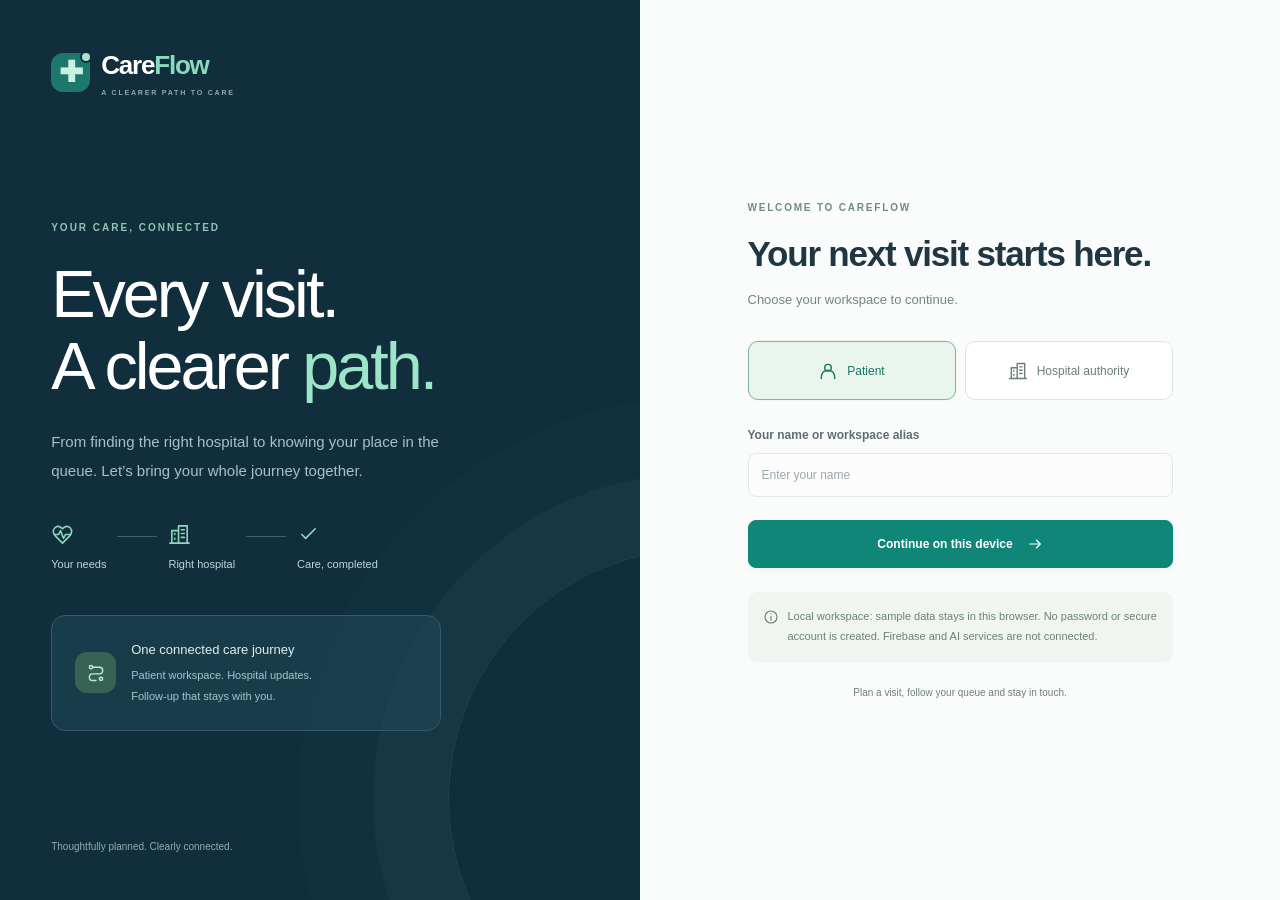
<file: frontend/index.html>
<!doctype html>
<html lang="en">
<head>
  <meta charset="UTF-8">
  <meta name="viewport" content="width=device-width, initial-scale=1.0">
  <meta name="theme-color" content="#102e3c">
  <meta name="description" content="CareFlow connects care requests, hospital selection, patient journeys, hospital queues and follow-up.">
  <title>CareFlow · A clearer path to care</title>
  <link rel="icon" href="assets/favicon.svg" type="image/svg+xml">
  <link rel="stylesheet" href="styles.css">
  <link rel="stylesheet" href="workflow.css">
</head>
<body>
  <div id="app-root"></div>
  <div id="toast-region" class="toast-region" aria-live="polite" aria-atomic="true"></div>
  <dialog id="app-dialog" aria-labelledby="dialog-title"><div id="dialog-content"></div></dialog>
  <noscript><div class="noscript-message">CareFlow needs JavaScript. Please enable it and reopen this page.</div></noscript>
  <script src="config.js"></script>
  <script src="data.js"></script>
  <script src="workflow.js"></script>
  <script src="providers.js"></script>
  <script src="app.js"></script>
</body>
</html>
</file>
<file: frontend/styles.css>
/* CareFlow design tokens. Everything is local; no font, icon or CSS CDN needed. */
:root{--navy:#102e3c;--navy-deep:#0d2632;--teal:#108679;--teal-dark:#087164;--mint:#e8f5ef;--mint-strong:#a7ead3;--ink:#203642;--muted:#76858b;--line:#e4eae7;--paper:#f7f9f8;--white:#fff;--amber:#aa751d;--amber-bg:#fff5df;--shadow:0 5px 24px #183d302f;--radius:17px;--sidebar:232px}
*{box-sizing:border-box}html{scroll-behavior:smooth}body{margin:0;background:var(--paper);color:var(--ink);font-family:Inter,"Segoe UI",Arial,sans-serif;font-size:14px;line-height:1.55;-webkit-font-smoothing:antialiased}button,input,select,textarea{font:inherit}button,a,input,select,textarea{-webkit-tap-highlight-color:transparent}button,a{touch-action:manipulation}button{cursor:pointer}button:disabled{cursor:not-allowed;opacity:.48}button{color:inherit}a{color:inherit;text-decoration:none}h1,h2,h3,p{margin:0}h1,h2,h3{line-height:1.25}h2{font-size:19px;letter-spacing:-.45px}h3{font-size:15px;letter-spacing:-.15px}button{border:0;background:none}svg{flex-shrink:0}.icon{display:inline-block;width:20px;height:20px;vertical-align:middle}.small{font-size:11px}.muted{color:var(--muted)}[hidden]{display:none!important}:focus-visible{outline:3px solid #50b3a0;outline-offset:4px}.skip-link{position:fixed;z-index:100;left:16px;top:-80px;padding:12px 20px;background:white;box-shadow:var(--shadow);border-radius:8px}.skip-link:focus{top:12px}
.sidebar{position:fixed;inset:0 auto 0 0;z-index:30;width:var(--sidebar);background:var(--navy);color:#d9e5e9;display:flex;flex-direction:column;padding:32px 19px 18px;overflow-y:auto}.brand{display:flex;gap:11px;align-items:center;padding:0 13px;font-size:26px;font-weight:700;letter-spacing:-1.2px;color:white}.brand-accent{color:#8adabd}.brand small{display:block;font-size:7.1px;letter-spacing:1.75px;color:#8ca8b2;margin-top:3px;font-weight:600}.brand-mark{height:39px;width:39px;flex:0 0 39px;display:grid;place-items:center;background:#1e776d;color:#c8f1df;font-size:29px;border-radius:12px;position:relative;line-height:1}.brand-mark:after{content:'';position:absolute;width:8px;height:8px;border-radius:50%;background:#a4e6c8;top:-2px;right:-2px;border:2px solid var(--navy)}.workspace-label{font-size:9px;color:#76939f;letter-spacing:1.65px;font-weight:600;margin:47px 14px 15px}.main-nav{display:flex;flex-direction:column;gap:7px}.main-nav a{display:flex;align-items:center;gap:12px;padding:13px 14px;color:#a4bac3;font-size:12px;border-radius:8px;transition:background .2s,color .2s;position:relative}.main-nav a>.icon,.main-nav a>[data-icon]{width:19px;height:19px}.main-nav a:hover{background:#1c3e4c;color:#fff}.main-nav a.active{background:#244b53;color:#c0efdc}.main-nav a.active:before{content:'';height:17px;width:3px;border-radius:3px;background:#9be6c5;position:absolute;left:0}.nav-counter{margin-left:auto;background:#3d6068;color:#ceeee5;font-size:10px;height:19px;min-width:19px;display:grid;place-items:center;border-radius:5px}.second-label{margin-top:34px}.sidebar-bottom{margin-top:auto;padding-top:46px}.sidebar-message{padding:17px 14px 26px}.small-logo{display:block;color:#81c8b4;margin-bottom:13px}.small-logo .icon{width:27px;height:27px}.sidebar-message h3{font-size:18px;color:#e6f0ec;line-height:1.48;letter-spacing:-.3px;font-weight:500}.sidebar-message p{font-size:11px;color:#8ba8b2;line-height:1.8;margin-top:10px}.help-button{display:flex;gap:8px;align-items:center;padding:14px 12px;width:100%;font-size:10px;border-top:1px solid #284451;text-align:left}.help-button>.icon,.help-button [data-icon]{width:16px;height:16px}.help-button [data-icon]:last-child{margin-left:auto}.help-button [data-icon] .icon{width:16px;height:16px}.sidebar-footer{display:flex;gap:7px;align-items:center;font-size:8px;color:#819fa9;padding:12px 13px 0}.sidebar-footer>span:last-child{margin-left:auto}.status-dot{width:6px;height:6px;border-radius:50%;background:#5ab99c;display:inline-block;flex-shrink:0}.mobile-close,.menu-toggle{display:none!important}
.app-shell{margin-left:var(--sidebar);min-height:100vh;display:flex;flex-direction:column}.topbar{height:78px;padding:0 42px;border-bottom:1px solid var(--line);background:#fff;display:flex;align-items:center;justify-content:space-between;gap:20px}.topbar-left,.topbar-right{display:flex;align-items:center;gap:22px}.breadcrumb{font-size:12px;color:#8d999e}.breadcrumb>span{padding:0 11px;color:#c4ced1}.breadcrumb strong{font-weight:500;color:#52666e}.location-button{display:flex;align-items:center;gap:8px;font-size:12px;color:#52686f;padding:8px 0}.location-button>.icon,.location-button [data-icon] .icon{width:17px;height:17px}.location-button [data-icon]:last-child .icon{width:13px;height:13px}.topbar-divider{width:1px;height:23px;background:var(--line)}.icon-button{width:36px;height:36px;display:inline-flex;align-items:center;justify-content:center;border-radius:9px;color:#6e8088;flex-shrink:0}.icon-button:hover{background:#edf3ef;color:var(--teal)}.icon-button.bordered{border:1px solid var(--line);background:white;width:43px;height:43px}.notification-button{position:relative}.notification-button i{position:absolute;top:6px;right:8px;background:#dba76c;border:2px solid white;border-radius:50%;width:7px;height:7px}.avatar{width:35px;height:35px;border:3px solid white;box-shadow:0 0 0 1px #e4eae5;background:#e7ece2;color:#516d58;border-radius:50%;display:grid;place-items:center;font-size:10px;font-weight:700}.workspace-ribbon{display:flex;align-items:center;justify-content:space-between;gap:15px;background:#edf4f0;padding:8px 42px;font-size:10px;color:#789087;border-bottom:1px solid #e3ece6}.workspace-ribbon>span{display:flex;align-items:center;gap:8px}.workspace-ribbon strong{color:#52736a;font-weight:600}.workspace-dot{width:5px;height:5px;border-radius:50%;background:#85ae9d}.workspace-ribbon-detail{margin-left:7px}.workspace-ribbon button{display:flex;align-items:center;gap:7px;font-size:10px;color:#426d60;white-space:nowrap}.workspace-ribbon button:hover{text-decoration:underline}.workspace-ribbon .icon{width:13px;height:13px}main{width:100%;max-width:1510px;margin:0 auto;padding:39px 42px 48px;flex:1;outline:none}.page-heading{display:flex;align-items:center;justify-content:space-between;gap:26px;margin-bottom:29px}.eyebrow{font-size:9px;font-weight:700;letter-spacing:1.8px;color:#7b9592;margin-bottom:12px}.page-heading h1{font-size:clamp(30px,2.9vw,43px);line-height:1.2;font-weight:600;letter-spacing:-1.65px}.page-heading h1 em{font-style:normal;color:#218a79}.page-description{color:#849197;font-size:12px;margin-top:14px;line-height:1.8;max-width:580px}.date-card{display:flex;gap:11px;align-items:center;max-width:225px;color:#54776b}.date-card>.icon{width:22px;height:22px}.date-card strong{display:block;font-size:10px;font-weight:600}.date-card span{display:block;font-size:9px;color:#8d9b99;margin-top:4px;line-height:1.7}.card{background:var(--white);border:1px solid var(--line);border-radius:var(--radius);box-shadow:0 3px 12px #25463203}.home-grid{display:grid;grid-template-columns:minmax(0,1.25fr) minmax(310px,.85fr);gap:25px;align-items:start}.section-heading{display:flex;align-items:center;gap:12px;margin-bottom:23px}.section-heading p{color:#8b969b;font-size:11px;margin-top:5px}.section-heading>.badge{margin-left:auto}.section-heading .eyebrow{font-size:9px;letter-spacing:1.3px;margin:0 0 7px;color:#8a9b9c}.round-icon{height:41px;width:41px;flex:0 0 41px;display:grid;place-items:center;border-radius:12px}.pale{background:var(--mint);color:var(--teal)}.amber{background:var(--amber-bg);color:var(--amber)}.step-label{margin-left:auto;font-size:8px;letter-spacing:1px;font-weight:600;color:#a1adaf;border:1px solid #e9efea;padding:5px 7px;border-radius:5px;white-space:nowrap}.request-card{padding:26px 27px}.field-label,.field label{font-size:11px;font-weight:600;color:#5c6e76;display:block;margin-bottom:9px}.care-options{display:flex;flex-wrap:wrap;gap:7px;margin-bottom:24px}.care-option{border:1px solid var(--line);border-radius:8px;padding:9px 11px;display:flex;align-items:center;gap:6px;font-size:10px;white-space:nowrap;background:white;color:#7c8a90}.care-option .icon{width:15px;height:15px}.care-option:hover{background:#f3f8f5}.care-option.selected{background:#edf7f1;border-color:#9bcab9;color:#278875}.textarea-label{display:flex;justify-content:space-between;align-items:center;gap:10px;margin-bottom:8px}.textarea-label .field-label{margin:0}.text-button{font-size:11px;color:var(--teal);font-weight:600;display:inline-flex;align-items:center;gap:7px;padding:0;line-height:1.5}.text-button .icon{width:15px;height:15px}.text-button:hover{color:#084c40;text-decoration:underline}.textarea-label .text-button{font-size:9px}.textarea-label .text-button .icon{width:12px;height:12px}textarea,input:not([type=radio]):not([type=checkbox]):not([type=range]),select{width:100%;border:1px solid #e2e9e5;border-radius:8px;background:#fbfcfb;color:#425b63;outline:none;transition:border-color .2s,box-shadow .2s}textarea:focus,input:focus,select:focus{border-color:#83b8a7!important;box-shadow:0 0 0 3px #e8f3ed}textarea{resize:vertical;min-height:110px;padding:14px 16px;font-size:12px;line-height:1.9}textarea::placeholder,input::placeholder{color:#9aa8ac}input:not([type=radio]):not([type=checkbox]):not([type=range]),select{height:43px;padding:0 13px;font-size:12px}select{cursor:pointer}.field-help{font-size:9px;color:#939fa3;margin-top:7px;line-height:1.8}.form-row{display:grid;grid-template-columns:1fr 1fr;gap:15px;margin:20px 0 23px}.input-icon{position:relative}.input-icon>.icon{position:absolute;width:15px;height:15px;top:14px;left:12px;color:#7e958e}.input-icon input,.input-icon select{padding-left:34px!important}.priority-options{display:grid;grid-template-columns:repeat(3,1fr);gap:7px;margin:0 0 25px}.priority-options label{cursor:pointer;min-width:0}.priority-options input{position:absolute;opacity:0;width:1px;height:1px}.priority-options span{height:38px;border:1px solid var(--line);border-radius:7px;display:flex;align-items:center;justify-content:center;gap:7px;font-size:10px;color:#8a969b;background:#fff}.priority-options .icon{width:14px;height:14px}.priority-options input:checked+span{background:#eef7f2;border-color:#a2d0bd;color:#327f6c}.priority-options input:focus-visible+span{outline:3px solid #50b3a0;outline-offset:3px}.button{display:inline-flex;align-items:center;justify-content:center;gap:9px;min-height:43px;padding:11px 18px;border-radius:8px;font-size:11px;font-weight:600;transition:background .2s,transform .2s,box-shadow .2s;line-height:1.4;text-align:center}.button .icon{width:16px;height:16px}.primary{background:var(--teal);color:white;box-shadow:0 3px 7px #1382740e;border:1px solid var(--teal)}.primary:hover:not(:disabled){background:var(--teal-dark);box-shadow:0 4px 14px #1a8e7130;transform:translateY(-1px)}.secondary{background:white;color:#536b72;border:1px solid #dfe7e3}.secondary:hover:not(:disabled){background:#f1f7f4;border-color:#9dc5b8}.full{width:100%}.full.button{justify-content:center}.full.button .icon:last-child{margin-left:5px}.emergency-note{display:flex;align-items:center;justify-content:center;gap:7px;color:#99a6a5;margin-top:14px}.emergency-note>.icon{height:13px;width:13px;flex-shrink:0}.emergency-note p{font-size:8px;line-height:1.6}.best-plan-card{padding:23px 24px 18px;border-radius:var(--radius);background:linear-gradient(125deg,#173f48,#13313e 82%);color:#edf7f2;position:relative;overflow:hidden;box-shadow:0 10px 30px #0a303b11}.best-plan-card:before{content:'';position:absolute;top:-175px;right:-115px;width:360px;height:360px;border:1px solid #639c8e19;border-radius:50%;pointer-events:none;box-shadow:0 0 0 26px #5c938519,0 0 0 52px #5494860b}.best-plan-top{display:flex;align-items:center;justify-content:space-between;gap:10px;position:relative;margin-bottom:24px}.best-plan-top>span:first-child{font-size:8px;font-weight:600;letter-spacing:1.5px;display:flex;align-items:center;gap:6px;color:#a3cbbb}.best-plan-top .icon{height:14px;width:14px}.light-badge{font-size:8px;background:#4163587a;color:#b5e6cd;padding:4px 8px;border-radius:5px;white-space:nowrap}.facility-intro{display:flex;gap:11px;position:relative;align-items:center}.facility-letter{background:#31575a;color:#bfe8d3;font-size:18px;font-weight:400;height:40px;width:40px;flex-shrink:0;display:grid;place-items:center;border-radius:10px;border:1px solid #ffffff10}.facility-intro h2{font-size:18px;line-height:1.4;color:#fff;letter-spacing:-.45px}.facility-intro p{font-size:9px;color:#86a7ac;margin-top:4px}.plan-highlight{display:flex;align-items:center;justify-content:space-between;margin:24px 0 24px;gap:12px}.plan-highlight>div:first-child{display:flex;flex-direction:column}.caption{font-size:8px;color:#81a7a9;letter-spacing:1.5px;font-weight:600}.plan-highlight>div>strong{font-size:46px;font-weight:400;line-height:1.3;letter-spacing:-1.8px;margin:3px 0}.plan-highlight>div>strong>span{font-size:19px;color:#bdd5d5;font-weight:300;letter-spacing:0}.plan-highlight>div>span:last-child{font-size:9px;color:#80a6aa}.completion-ring{position:relative;width:110px;height:110px;flex:0 0 110px}.completion-ring>svg{position:absolute;inset:0;width:100%;height:100%;transform:rotate(-90deg)}.completion-ring circle{stroke-width:4;fill:none}.ring-track{stroke:#355660}.ring-fill{stroke:#9fe2bd;stroke-linecap:round}.completion-ring>div{position:absolute;inset:0;display:flex;align-items:center;justify-content:center;flex-direction:column}.completion-ring strong{font-size:34px;font-weight:500;letter-spacing:-1px;color:#e2f4e5}.completion-ring strong>span{font-size:14px;margin-left:1px;color:#aadac0}.completion-ring small{font-size:5.8px;letter-spacing:.55px;color:#80aa9e;margin-top:3px}.plan-stats{display:grid;grid-template-columns:repeat(3,1fr);padding:16px 0 17px;border-top:1px solid #45676c5e;border-bottom:1px solid #45676c5e;gap:10px}.plan-stats>div{display:flex;flex-direction:column;align-items:flex-start;gap:4px}.plan-stats .icon{color:#92b8b2;height:16px;width:16px;margin-bottom:3px}.plan-stats strong{font-size:17px;font-weight:500;letter-spacing:-.2px}.plan-stats span{font-size:8px;color:#7e9fa6}.plan-services{display:flex;gap:6px;flex-wrap:wrap;margin:18px 0 13px}.service-tag{display:inline-flex;align-items:center;gap:5px;font-size:8px;border:1px solid #456a7080;border-radius:5px;padding:4px 7px;color:#c8dfe0}.service-tag .icon{height:12px;width:12px}.plan-status{font-size:9px;color:#a7cdbb;display:flex;gap:5px;align-items:center;margin-bottom:18px}.plan-status .icon{width:12px;height:12px}.plan-status>span{margin-left:auto;font-size:7px;color:#73959b}.plan-cta{background:#d0edda;color:#1a5348;width:100%;box-shadow:0 3px 8px #00000008}.plan-cta:hover{background:#e3f6e8}.plan-cta .icon{margin-left:auto}.plan-cta{padding-left:19px;padding-right:15px}.plan-disclaimer{font-size:7px;color:#74949a;text-align:center;margin-top:10px}.quiet-note{display:flex;align-items:center;justify-content:center;gap:12px;margin:20px 10px 0;color:#9aa9a3;font-size:10px;line-height:1.9}.quiet-note>.icon{color:#94b0a3;width:25px;height:25px}.quiet-note strong{color:#749087;font-size:9px;font-weight:500}.how-it-works{margin-top:37px}.section-caption{font-size:8px;color:#9baaa7;font-weight:600;letter-spacing:1.6px;margin-bottom:18px}.benefits-grid{display:grid;grid-template-columns:repeat(3,1fr);gap:26px}.benefits-grid article{display:flex;align-items:flex-start;gap:11px}.benefit-icon{color:#67a895;padding:7px;border:1px solid #dfebe4;border-radius:10px;display:flex;background:#f2f7f4}.benefit-icon .icon{height:20px;width:20px}.benefits-grid h3{font-size:12px;color:#546b67;font-weight:600;margin-bottom:6px}.benefits-grid p{font-size:10px;color:#96a29e;max-width:240px;line-height:1.8}.page-footer{padding:18px 42px;border-top:1px solid #e9eeeb;font-size:8px;color:#a0aca8;display:flex;gap:15px;justify-content:space-between}.footer-dot{margin:0 5px}
/* Request analysis and recommended plan */
.understanding-card{max-width:670px;margin:12px auto;padding:37px 48px;text-align:center}.analysis-orbit{display:grid;place-items:center;width:62px;height:62px;margin:0 auto 24px;border:1px solid #cbe4d8;border-radius:19px;background:#edf7f0;box-shadow:0 0 0 9px #f5faf6;color:var(--teal)}.analysis-orbit .icon{width:30px;height:30px}.understanding-card>h2{font-size:23px}.understood-tags{display:flex;flex-wrap:wrap;align-items:center;justify-content:center;gap:8px;margin:20px 0 13px}.understood-tags .service-tag{font-size:11px;padding:6px 10px;color:var(--teal);border-color:#cfe2d8;background:#f4faf6}.understanding-card>.muted{font-size:11px;overflow-wrap:anywhere}.analysis-steps{margin:27px 0 18px;text-align:left}.analysis-step{display:flex;align-items:center;gap:14px;padding:18px 0;border-top:1px solid #edf1ee;color:#a2afac}.analysis-step strong{font-size:12px;font-weight:600}.analysis-step p{font-size:10px;margin-top:3px}.analysis-step.active strong{color:#3d6b5d}.analysis-step.done strong{color:#5c8274}.analysis-step-icon{border:1px solid #e6eeea;width:35px;height:35px;flex-shrink:0;border-radius:50%;display:grid;place-items:center;font-size:10px}.analysis-step.active .analysis-step-icon,.analysis-step.done .analysis-step-icon{background:#eaf5ed;color:var(--teal);border-color:#d4e8da}.small-state{margin-left:auto;font-size:8px;color:#75a18d}.analysis-footnote{font-size:9px;color:#9da9a5;margin:8px 0 18px}.spinner{width:16px;height:16px;border-radius:50%;border:2px solid #c4e4d3;border-top-color:var(--teal);animation:spin .8s linear infinite}@keyframes spin{to{transform:rotate(360deg)}}.request-summary{display:flex;align-items:center;gap:13px;background:#edf4f0;border:1px solid #dfebe3;border-radius:12px;padding:15px 18px;margin:0 0 26px}.request-summary>.round-icon{background:#e0eee5;height:37px;width:37px;flex-basis:37px}.request-summary>div{display:flex;flex-direction:column;gap:4px}.request-summary strong{font-size:12px;font-weight:600;color:#466c5d}.request-summary div>span{font-size:10px;color:#809a8f}.request-summary .text-button{margin-left:auto}.results-grid{display:grid;grid-template-columns:minmax(300px,.82fr) minmax(0,1.18fr);gap:26px;align-items:start}.results-grid .best-plan-card{padding:28px}.results-grid .best-plan-card h2{font-size:20px}.why-card{padding:25px 27px}.why-list>div{display:flex;align-items:flex-start;gap:12px;padding:17px 0;border-top:1px solid #edf0ed}.why-list>div>.icon{width:19px;height:19px;color:#6ba58d;margin-top:1px}.why-list p{font-size:11px;line-height:1.8}.why-list strong{font-weight:600;display:block;color:#547467;margin-bottom:4px}.why-list span{display:block;color:#8c9b94;font-size:10px}.why-bottom{display:flex;align-items:center;gap:7px;font-size:9px;color:#95a69d;background:#f7faf7;border-radius:7px;padding:11px;margin-top:7px}.decision-note{margin-top:20px;padding:22px;display:flex;gap:14px;background:#f4f7f3}.decision-note h3{font-size:13px;color:#617b6e}.decision-note p{font-size:11px;color:#8f9f95;line-height:1.8;margin:9px 0 11px}.estimate-note{display:flex;gap:9px;align-items:center;margin-top:25px;font-size:9px;line-height:1.8;color:#9aa79f}.estimate-note>.icon{height:15px;width:15px}
/* Comparison */
.comparison-toolbar{display:flex;align-items:center;justify-content:space-between;gap:20px;margin:4px 0 22px}.filter-tabs{display:flex;gap:19px;align-items:center}.filter-tabs button{padding:10px 0;font-size:11px;color:#92a09a;display:flex;gap:7px;align-items:center;border-bottom:2px solid transparent}.filter-tabs button.active{color:var(--teal);border-bottom-color:var(--teal);font-weight:600}.filter-tabs button>span{font-size:9px;padding:1px 5px;border-radius:4px;background:#e9f0eb}.comparison-controls{display:flex;align-items:center;gap:20px}.sort-label{font-size:9px;color:#96a09e;display:flex;align-items:center;gap:6px;white-space:nowrap}.sort-label select{background:none;border:0!important;padding:4px 2px;font-size:10px;color:#667e74;width:113px;box-shadow:none!important;height:30px}.view-toggle{display:flex;padding:4px;border:1px solid var(--line);border-radius:8px;background:#fff}.view-toggle button{display:flex;align-items:center;gap:5px;padding:6px 9px;font-size:9px;color:#97a7a0;border-radius:5px}.view-toggle .icon{width:14px;height:14px}.view-toggle button.active{background:#eaf3ec;color:#598b72}.facility-grid{display:grid;grid-template-columns:1fr 1fr;gap:22px}.facility-card{overflow:hidden;position:relative}.facility-card.recommended{border-color:#a3cdb9;box-shadow:0 5px 24px #2b82520a}.recommendation-strip{display:flex;align-items:center;gap:6px;background:#e9f5ed;padding:9px 21px;font-size:7px;letter-spacing:1.1px;font-weight:600;color:#328568}.recommendation-strip .icon{height:13px;width:13px}.recommendation-strip>span{margin-left:auto;font-size:8px;font-weight:400;letter-spacing:0;color:#7aa58b}.facility-card:not(.recommended){padding-top:33px}.facility-card-body{padding:22px}.facility-card-top{display:flex;align-items:center;gap:11px}.hospital-symbol{position:relative;background:#f0f5f0;color:#81a48d;border:1px solid #e6ede4;border-radius:10px;width:42px;height:42px;display:grid;place-items:center;flex-shrink:0}.hospital-symbol .icon{height:22px;width:22px}.hospital-symbol>b{position:absolute;bottom:-4px;right:-3px;font-size:8px;background:white;width:14px;height:14px;border:1px solid #dde8df;border-radius:4px;display:grid;place-items:center;color:#7b9985}.facility-card-top h2{font-size:15px;line-height:1.5;letter-spacing:-.2px}.facility-card-top p{font-size:9px;color:#8a9d93;margin-top:3px}.facility-card-top p>span{padding:0 4px}.facility-rank{margin-left:auto;align-self:flex-start;font-size:11px;font-weight:500;color:#c0cdc3}.facility-status-line{display:flex;gap:10px;align-items:center;justify-content:space-between;margin:20px 0 16px}.badge{display:inline-flex;align-items:center;gap:5px;padding:4px 7px;border-radius:5px;font-size:8px;line-height:1.5;white-space:nowrap;font-weight:500}.badge .icon{width:11px;height:11px}.badge>i{width:4px;height:4px;border-radius:50%;background:currentColor}.positive{background:#edf6ee;color:#609b74}.warning{background:var(--amber-bg);color:var(--amber)}.neutral{background:#f0f4f1;color:#8b9d92}.comparison-metrics{display:grid;grid-template-columns:repeat(4,1fr);padding:16px 0;border-top:1px solid #edf1ed;border-bottom:1px solid #edf1ed;gap:6px}.comparison-metrics>div{display:flex;flex-direction:column;gap:5px;align-items:flex-start}.comparison-metrics .icon{height:15px;width:15px;color:#91ad9b;margin-bottom:3px}.comparison-metrics span{font-size:8px;color:#a1afa5}.comparison-metrics strong{font-size:15px;font-weight:500;line-height:1.4;color:#526e5c}.facility-services{display:flex;gap:12px;margin:16px 0;flex-wrap:wrap}.facility-services>span{display:flex;align-items:center;gap:5px;font-size:9px}.facility-services .icon{width:13px;height:13px}.available-service{color:#7f9f8a}.missing-service{color:#c39758}.facility-card-footer{display:flex;align-items:center;justify-content:space-between;gap:14px;margin-top:21px}.facility-card-footer>div{display:flex;flex-direction:column;gap:2px}.facility-card-footer strong{font-size:19px;font-weight:500;color:#508263}.facility-card-footer span{font-size:7px;color:#a4afa7}.facility-card-footer .button{min-height:37px;font-size:9px;padding:9px 12px}.facility-card-footer .icon{width:14px;height:14px}.unavailable .hospital-symbol{opacity:.6}.unavailable .comparison-metrics strong{color:#8c9a91}
/* Self-contained schematic map */
.map-card{overflow:hidden}.map-heading{display:flex;align-items:center;justify-content:space-between;gap:20px;padding:24px 25px 20px}.map-heading h2{font-size:17px}.map-heading p{font-size:10px;color:#91a397;margin-top:4px}.map-canvas{height:410px;position:relative;overflow:hidden;border-top:1px solid #e6eee5;border-bottom:1px solid #e6eee5}.map-world{position:absolute;inset:0;transform-origin:center;transition:transform .2s}.map-art{position:absolute;inset:0;width:100%;height:100%}.map-marker{position:absolute;background:white;transform:translate(-50%,-50%);width:44px;height:44px;display:flex;align-items:center;justify-content:center;border-radius:13px;box-shadow:0 3px 9px #2f605026;color:#709684;border:1px solid #cadfd3;z-index:2}.map-marker .icon{width:22px;height:22px}.map-marker>b{position:absolute;bottom:-6px;right:-5px;background:#fff;border:1px solid #c4dccc;border-radius:5px;font-size:9px;height:18px;width:18px;display:grid;place-items:center}.map-marker:hover,.map-marker.active{background:var(--teal);color:#fff;border-color:var(--teal)}.map-marker.active{box-shadow:0 0 0 7px #0a887924,0 5px 13px #1c725330}.map-marker.active>b{background:#d9f0e1;color:var(--teal)}.muted-marker{opacity:.65}.map-place-label{position:absolute;white-space:nowrap;font-size:8px;letter-spacing:1.3px;font-weight:500;color:#9daf9e;pointer-events:none}.place-one{top:52%;left:11%}.place-two{top:9%;left:47%;font-size:6px}.map-home{position:absolute;top:83%;left:35%;transform:translateX(-50%);font-size:8px;background:#ffffffcc;padding:3px 7px;border-radius:4px;color:#6c8579}.map-zoom{position:absolute;right:17px;bottom:20px;background:#fff;border:1px solid #d9e3d9;border-radius:8px;display:flex;flex-direction:column;box-shadow:0 4px 11px #46654a1a;overflow:hidden}.map-zoom button{height:34px;width:34px;font-size:21px;display:grid;place-items:center;color:#6f8b77}.map-zoom button+button{border-top:1px solid #e1e9df}.map-scale{position:absolute;bottom:13px;left:17px;font-size:7px;letter-spacing:.7px;color:#869e8c}.map-bottom-sheet{padding:12px 25px 24px}.sheet-handle{height:3px;width:36px;border-radius:3px;background:#d8e2da;margin:0 auto 18px}.sheet-title{display:flex;align-items:center;gap:12px}.sheet-title h3{font-size:17px}.sheet-title p{font-size:11px;color:#80998b;margin-top:5px}.mini-score{margin-left:auto;font-size:22px;color:var(--teal);line-height:1.3;text-align:right}.mini-score small{display:block;font-size:7px;color:#93a998}.sheet-bottom{margin-top:20px;display:flex;align-items:center;justify-content:space-between;gap:16px}
/* Visit timeline */
.heading-actions{display:flex;align-items:center;gap:9px}.disruption-banner{display:flex;align-items:center;gap:15px;border:1px solid #ecdab8;background:#fff8e9;padding:20px;border-radius:13px;margin-bottom:24px}.disruption-banner strong{font-size:13px;color:#a97d3d}.disruption-banner p{font-size:10px;color:#af986e;margin-top:4px}.disruption-banner .button{margin-left:auto;white-space:nowrap}.amber-button{background:#e4bb6f;color:#614f2d;font-size:10px}.visit-grid{display:grid;grid-template-columns:minmax(0,1.3fr) minmax(280px,.75fr);gap:24px;align-items:start}.timeline-card{padding:26px 29px}.timeline-summary{display:flex;gap:18px;padding:19px 0 21px;margin-top:5px;border-top:1px solid var(--line);border-bottom:1px solid var(--line)}.timeline-summary>div{display:flex;align-items:center;gap:8px;flex:1}.timeline-summary .icon{height:17px;width:17px;color:#97b09e}.timeline-summary span{font-size:8px;color:#a0afa5;display:flex;flex-direction:column;gap:4px}.timeline-summary strong{font-size:15px;color:#627f6b;font-weight:500}.journey-timeline{list-style:none;margin:27px 0 15px;padding:0}.journey-timeline li{display:grid;grid-template-columns:67px 38px 1fr;gap:14px;min-height:91px;position:relative}.journey-timeline li:last-child{min-height:58px}.journey-timeline li:before{content:'';position:absolute;left:99px;top:35px;bottom:-1px;width:1px;background:#dce7df}.journey-timeline li:last-child:before{display:none}.journey-timeline li.complete:before{background:#9ccbb1}.journey-timeline time{padding-top:8px;color:#93a599;font-size:10px;white-space:nowrap}.timeline-node{height:37px;width:37px;border:1px solid #dce7df;background:#f9fbf9;display:grid;place-items:center;border-radius:50%;z-index:1;color:#9db2a4}.timeline-node .icon{height:16px;width:16px}.journey-timeline li.complete .timeline-node{background:#e1f1e6;border-color:#b7d9c3;color:#5c9c74}.journey-timeline li.next .timeline-node{background:var(--teal);border-color:var(--teal);color:#fff;box-shadow:0 0 0 5px #e8f3ed}.journey-timeline h3{font-size:12px;color:#708e78;font-weight:500;padding-top:9px;display:flex;align-items:center;gap:9px}.journey-timeline h3>span{font-size:6px;color:#6a9f7d;background:#edf6f0;border-radius:4px;padding:3px 5px;letter-spacing:.6px}.journey-timeline p{font-size:9px;color:#9aae9e;line-height:1.8;margin-top:6px}.journey-timeline small{font-size:8px;color:#809b87;margin-top:5px;display:block}.journey-progress{margin-top:18px;padding-top:18px;border-top:1px solid #e9eee9}.journey-progress>div:first-child{display:flex;justify-content:space-between;font-size:8px;color:#93a696}.journey-progress strong{font-weight:500;color:#71a180}.progress-track{height:5px;border-radius:4px;background:#ecf2ed;margin-top:8px;overflow:hidden}.progress-track span{display:block;height:100%;background:#89c8a2;border-radius:4px;transition:width .3s}.timeline-actions{display:flex;flex-wrap:wrap;align-items:center;gap:15px;justify-content:space-between;margin-top:22px}.timeline-actions>span{font-size:7px;color:#a5b2a7;display:flex;gap:4px;align-items:center}.timeline-actions>span .icon{width:11px;height:11px}.timeline-actions .button{font-size:9px;min-height:38px}.destination-art{height:124px;background:repeating-linear-gradient(115deg,transparent,transparent 28px,#98bfb00a 28px,#98bfb00a 29px),linear-gradient(115deg,#e1eee5,#f0f5e9);border-radius:17px 17px 0 0;display:flex;align-items:center;justify-content:center;position:relative;overflow:hidden}.destination-art:after{content:'';width:150px;height:150px;border:1px solid #c8e2d1;border-radius:50%;position:absolute;left:calc(50% - 75px);top:40px;box-shadow:0 0 0 20px #c4dfcf22,0 0 0 40px #c4dfcf11}.destination-building{width:58px;height:58px;background:#ffffffb3;border:1px solid white;border-radius:15px;display:grid;place-items:center;color:#83b49b;z-index:1;box-shadow:0 5px 12px #2c6b4510}.destination-building .icon{width:31px;height:31px}.destination-pill{position:absolute;top:12px;right:12px;font-size:6px;letter-spacing:1px;padding:3px 6px;border:1px solid #bedbc8;border-radius:4px;color:#7c9e87}.destination-body{padding:23px}.destination-body .eyebrow{font-size:7px;color:#93ac98;letter-spacing:1.4px}.destination-body h2{font-size:18px;line-height:1.4;color:#507059}.destination-body>p:not(.eyebrow){font-size:9px;color:#9aaf9f;margin:6px 0 14px}.destination-stats{padding:17px 0 4px;margin-top:15px;border-top:1px solid #e9efe9}.destination-stats>div{display:flex;justify-content:space-between;margin-bottom:10px;gap:8px;font-size:9px}.destination-stats span{color:#9bae9d}.destination-stats strong{color:#628b6b;font-size:11px;font-weight:500}.destination-body .service-tag{color:#85a08c;background:#f5f8f3;border-color:#e0eade}.destination-body .button{font-size:9px;min-height:38px;margin-top:5px}.calm-card{margin-top:20px;background:#eef4ec;border:1px solid #e4ece0;border-radius:15px;padding:23px}.calm-card>.icon{width:22px;height:22px;color:#83af8f;margin-bottom:12px}.calm-card h3{font-size:17px;line-height:1.5;font-weight:500;color:#62806a}.calm-card p{font-size:10px;color:#90a38f;line-height:1.8;margin:9px 0 14px}.calm-card .text-button{font-size:9px;color:#6a9775}
/* Updates and dashboards */
.updates-card{padding:27px 30px}.updates-card>.section-heading{margin:0 0 17px}.update-row{display:flex;gap:16px;align-items:flex-start;padding:24px 0;border-top:1px solid #e8ede9}.update-row>.round-icon{width:36px;height:36px;flex-basis:36px;border-radius:10px}.update-row>.round-icon>.icon{height:18px;width:18px}.update-row>div{flex:1;min-width:0}.update-title{display:flex;gap:10px;align-items:center}.update-title h3{font-size:13px;font-weight:500;color:#61776b}.update-title i{width:5px;height:5px;background:var(--teal);border-radius:50%}.update-row p{font-size:11px;color:#91a294;margin-top:8px;line-height:1.9;max-width:750px;overflow-wrap:anywhere}.update-row time{display:block;font-size:8px;color:#b0baae;margin-top:8px}.update-row .text-button{display:flex;margin-top:12px;font-size:10px}.update-row>.icon-button{height:25px;width:25px}.update-row>.icon-button>.icon{height:15px;width:15px}.hospital-selector{font-size:9px;color:#92a094;min-width:220px}.hospital-selector select{display:block;margin-top:6px;background:white;font-size:11px;height:40px}.dashboard-stats{display:grid;grid-template-columns:repeat(4,1fr);gap:18px;margin:0 0 24px}.dashboard-stat{padding:22px;position:relative}.dashboard-stat .round-icon{width:32px;height:32px;border-radius:9px;position:absolute;top:18px;right:18px}.dashboard-stat .round-icon .icon{width:17px;height:17px}.dashboard-stat>p{font-size:10px;color:#9aa99e;padding-top:4px;margin-bottom:16px;padding-right:28px}.dashboard-stat>strong{display:block;font-weight:500;font-size:29px;letter-spacing:-1px;color:#4d7060;line-height:1.3}.dashboard-stat>span{font-size:8px;color:#a9b6a9;display:block;margin-top:9px}.hospital-grid{display:grid;grid-template-columns:minmax(0,1.2fr) minmax(300px,.8fr);gap:24px;margin-bottom:24px}.flow-card,.availability-card{padding:26px}.flow-card>.section-heading h2,.availability-card>.section-heading h2{font-size:17px}.department-bars>div{margin:20px 0}.department-bars>div>div:first-child{display:flex;justify-content:space-between;align-items:center;font-size:11px;color:#77917f;gap:10px;margin-bottom:8px}.department-bars strong{font-size:11px;font-weight:500;color:#6b8b72}.department-bars small{color:#a1b19f;font-size:8px;font-weight:400}.department-track{height:7px;border-radius:5px;background:#f0f5ed;overflow:hidden}.department-track span{height:100%;display:block;background:#8dc4a6;border-radius:5px}.department-bars>div:nth-child(2) .department-track span{background:#99bcb2}.department-bars>div:nth-child(3) .department-track span{background:#b5cba3}.department-bars>div:nth-child(4) .department-track span{background:#b6cdba}.chart-key{font-size:7px;color:#a8b7a4;display:flex;align-items:center;gap:5px;margin-top:10px}.chart-key .status-dot{width:4px;height:4px;background:#9ebda7}.arrival-chart{margin-top:28px;border-top:1px solid #e7ede2;padding-top:20px}.chart-heading{display:flex;align-items:center;justify-content:space-between}.chart-heading h3{font-size:11px;color:#869b84}.chart-heading span{font-size:8px;color:#acb9a6}.bar-chart{display:flex;align-items:stretch;gap:14px;height:100px;padding:0 3px;margin-top:30px;margin-bottom:20px}.bar-chart>div{flex:1;position:relative;display:flex;align-items:flex-end;justify-content:center}.bar-chart>div>span{width:100%;max-width:30px;background:#dfebd7;border-radius:4px 4px 0 0;position:relative}.bar-chart .highlight{background:#96c4a7}.bar-chart b{position:absolute;top:-16px;width:100%;text-align:center;font-size:7px;font-weight:400;color:#a7b89c}.bar-chart small{position:absolute;bottom:-23px;white-space:nowrap;font-size:7px;color:#a4b29a}.switch-row{display:flex;align-items:center;justify-content:space-between;gap:20px;padding:19px 0;border-bottom:1px solid #eaf0e5}.switch-row strong{font-size:11px;font-weight:500;color:#6b8570}.switch-row p{font-size:9px;color:#a3b19b;margin-top:5px}.switch{position:relative;width:35px;height:21px;flex-shrink:0;display:block}.switch input{width:1px;height:1px;position:absolute;opacity:0}.switch>span{display:block;position:absolute;inset:0;background:#d9e0d3;border-radius:20px;cursor:pointer;transition:background .2s}.switch>span:before{content:'';position:absolute;width:15px;height:15px;left:3px;top:3px;background:white;border-radius:50%;transition:transform .2s;box-shadow:0 2px 3px #18322019}.switch input:checked+span{background:#6fa98a}.switch input:checked+span:before{transform:translateX(14px)}.switch input:focus-visible+span{outline:3px solid #50b3a0;outline-offset:3px}.wait-control{margin:22px 0 24px}.wait-control label{font-size:10px;color:#87a086;display:flex;justify-content:space-between;align-items:center}.wait-control output{font-size:12px;font-weight:600;color:#5c8b6c}.wait-control input{width:100%;accent-color:#80b597;margin:18px 0 9px;cursor:pointer}.wait-control>div{display:flex;justify-content:space-between;font-size:7px;color:#b1bcaa}.availability-card .field-help{text-align:center;margin-top:12px;color:#9fab94}.queue-card{padding:26px 0 7px;overflow:hidden}.queue-card .section-heading{padding:0 26px}.queue-card h2{font-size:17px}.table-scroll{overflow-x:auto}table{border-collapse:collapse;width:100%;font-size:10px;text-align:left;white-space:nowrap}th{font-size:8px;text-transform:uppercase;letter-spacing:1px;font-weight:500;color:#a3b09b;background:#f7faf4;padding:13px 23px}td{padding:14px 23px;border-top:1px solid #edf1e8;color:#859b7e}.table-avatar{display:inline-grid;place-items:center;width:25px;height:25px;background:#f0f4e9;border-radius:50%;margin-right:10px;color:#a1b18e;font-size:7px}.queue-card .badge{font-size:7px}
/* Preferences, empty states, dialogs */
.profile-grid{display:grid;grid-template-columns:minmax(0,1.2fr) minmax(260px,.8fr);gap:25px;align-items:start}.profile-card,.privacy-card{padding:30px}.profile-header{display:flex;gap:16px;align-items:center;padding-bottom:27px;border-bottom:1px solid var(--line);margin-bottom:27px}.large-avatar{width:53px;height:53px;flex-shrink:0;border-radius:17px;background:#e9f0e4;display:grid;place-items:center;font-size:23px;color:#8ba37a}.profile-header h2{font-size:18px;overflow-wrap:anywhere}.profile-header p{font-size:10px;color:#9aab90;margin-top:6px}.profile-card .field{margin-bottom:24px}.profile-card .switch-row{border:0;margin-bottom:22px}.privacy-card>.round-icon{margin-bottom:20px}.privacy-card h2{font-size:17px}.privacy-card p{font-size:11px;color:#92a586;line-height:1.9;margin-top:13px}.privacy-card .button{font-size:10px;margin-top:23px}.recent-section{margin-top:29px}.recent-section>h2{font-size:15px;margin-bottom:15px}.history-row{background:#fff;border:1px solid var(--line);border-radius:10px;padding:15px;display:flex;gap:12px;align-items:center;margin-bottom:10px}.history-row>div{display:flex;flex-direction:column;gap:4px;flex:1;min-width:0}.history-row strong{font-size:11px;font-weight:500;overflow-wrap:anywhere}.history-row div>span{font-size:8px;color:#9aac8c}.history-row .badge{font-size:7px}.empty-card{text-align:center;padding:65px 30px}.empty-illustration{display:grid;place-items:center;height:78px;width:78px;margin:0 auto 27px;background:#eef5e9;color:#98b885;border:1px solid #deebd4;border-radius:24px}.empty-illustration .icon{width:34px;height:34px}.empty-card h2{font-size:23px;color:#6c855a}.empty-card p{font-size:12px;color:#9eae8e;line-height:1.8;margin:14px auto 23px;max-width:420px}.empty-card .text-button{display:block;margin:20px auto 0;font-size:10px}.empty-card>.icon{width:35px;height:35px;color:#86ac90;margin-bottom:17px}.toast-region{position:fixed;bottom:28px;left:calc(var(--sidebar) + (100% - var(--sidebar))/2);transform:translateX(-50%);z-index:100;width:max-content;max-width:calc(100vw - 32px);pointer-events:none}.toast{background:#183e38;color:#e0f1dd;box-shadow:0 6px 24px #153c322e;border:1px solid #ffffff15;padding:14px 20px;border-radius:12px;font-size:12px;display:flex;align-items:center;gap:10px;animation:toast-in .2s ease-out}.toast .icon{height:17px;width:17px;color:#a7d5ad}@keyframes toast-in{from{opacity:0;transform:translateY(8px)}to{opacity:1;transform:translateY(0)}}dialog{border:1px solid #e3ebe2;padding:0;border-radius:22px;width:550px;max-width:calc(100vw - 32px);max-height:calc(100dvh - 40px);overflow-y:auto;box-shadow:0 30px 110px #112d3433;color:var(--ink);background:#fff}dialog::backdrop{background:#082c355e;backdrop-filter:blur(5px)}#dialog-content{padding:30px}.dialog-top{display:flex;justify-content:space-between;align-items:flex-start;margin-bottom:21px}.dialog-top .round-icon{height:47px;width:47px;flex-basis:47px}.dialog-top .icon-button{height:28px;width:28px}.dialog-top .icon-button .icon{height:17px;width:17px}dialog h2{font-size:24px;letter-spacing:-.7px;line-height:1.4;margin-bottom:16px}.dialog-copy{font-size:12px;line-height:1.9;color:#8b9e89;margin-bottom:16px}.dialog-copy strong{color:#60815f;font-weight:500}.dialog-actions{display:flex;align-items:center;justify-content:flex-end;gap:11px;margin-top:25px}.dialog-actions .button{font-size:10px}.help-steps{margin-top:20px}.help-steps>div{display:flex;gap:16px;margin:21px 0;align-items:flex-start}.help-steps b{font-size:12px;background:#edf5e5;color:#8aad74;border-radius:9px;padding:9px}.help-steps p{font-size:11px;color:#9aab8b;line-height:1.9}.help-steps strong{display:block;font-size:12px;font-weight:500;color:#6f8c5e;margin-bottom:3px}.dialog-note{background:#f5f8f0;border:1px solid #eaf0e0;font-size:10px;color:#98ad83;padding:16px;border-radius:10px;line-height:1.9}.workspace-control-list{display:flex;flex-direction:column;gap:8px}.workspace-control-list button{display:flex;align-items:center;gap:13px;padding:16px;border:1px solid #e7eee1;border-radius:10px;text-align:left}.workspace-control-list button:hover{background:#f5f9ef;border-color:#bbd4a6}.workspace-control-list button>.icon{color:#8daf77;height:20px;width:20px}.workspace-control-list button>.icon:last-child{margin-left:auto;width:16px;height:16px}.workspace-control-list span{display:flex;flex-direction:column;gap:5px}.workspace-control-list strong{font-size:11px;color:#688557;font-weight:500}.workspace-control-list small{font-size:9px;color:#9baf87}.replan-comparison{margin-top:21px}.old-plan{padding:14px 18px;border:1px solid #e7e8df;background:#fafaf7;border-radius:11px;margin-bottom:12px}.old-plan>small,.new-plan>small{font-size:7px;letter-spacing:1.2px;color:#a3b48b}.old-plan h3,.new-plan h3{font-size:14px;color:#7f956c;margin:7px 0 10px}.old-plan h3{text-decoration:line-through;color:#a8b49b}.new-plan{padding:19px;background:#f1f8eb;border:1px solid #bfd7ab;border-radius:11px}.new-plan>p{font-size:10px;color:#8fa978;margin-top:14px}.new-plan>p>strong{font-weight:500;color:#658746}.replan-metrics{display:flex;gap:24px;padding:15px 0;border-top:1px solid #dfead3;border-bottom:1px solid #dfead3;margin-top:17px}.replan-metrics span{display:flex;flex-direction:column;gap:4px;font-size:8px;color:#9ab67b;flex:1}.replan-metrics strong{font-size:17px;color:#61833e;font-weight:500}.noscript-message{position:fixed;bottom:0;left:0;right:0;background:#fff4dc;color:#775926;padding:20px;text-align:center;z-index:100}.mobile-overlay{position:fixed;inset:0;background:#13353d66;backdrop-filter:blur(2px);z-index:25}
/* Make the text palette consistent and comfortably readable across all views. */
.field-help,.emergency-note,.quiet-note,.estimate-note,.analysis-footnote,.page-footer{color:#73867d}.plan-disclaimer{color:#9ab9bd}.plan-stats span,.plan-status>span,.plan-highlight>div>span:last-child{color:#a1bac0}.service-tag{color:#d0e5dd}.benefits-grid p,.page-description,.section-heading p{color:#788b82}.facility-card-top p,.comparison-metrics span,.facility-card-footer span,.journey-timeline p,.journey-timeline small,.timeline-summary span,.timeline-actions>span{color:#778f80}.facility-card-top h2,.comparison-metrics strong,.journey-timeline h3,.timeline-summary strong,.destination-body h2{color:#355a47}.dashboard-stat>p,.dashboard-stat>span,.chart-key,.switch-row p,.wait-control label,.wait-control>div,.queue-card p,.profile-header p,.privacy-card p,.history-row div>span{color:#728771}.update-row p,.update-row time,.help-steps p,.dialog-copy,.dialog-note,.workspace-control-list small{color:#758b6c}.destination-body>p:not(.eyebrow),.destination-stats span,.calm-card p{color:#789273}.sidebar-footer{color:#96adb5}
@media(min-width:1650px){:root{--sidebar:258px}.sidebar{padding:36px 22px 20px}.main-nav a{font-size:13px}.workspace-label{font-size:10px}.home-grid{grid-template-columns:1.25fr .85fr;gap:31px}.request-card{padding:32px}.best-plan-card{padding:30px}.care-option{font-size:11px;padding:11px 13px}.plan-highlight{margin:29px 0}.plan-stats{padding:20px 0}.best-plan-top{margin-bottom:28px}.plan-highlight>div>strong{font-size:54px}.completion-ring{width:124px;height:124px;flex-basis:124px}}
@media(max-width:1200px){:root{--sidebar:208px}.sidebar{padding-left:12px;padding-right:12px}.brand{font-size:24px;padding:0 8px;gap:9px}.brand-mark{width:35px;height:35px;flex-basis:35px}.brand small{font-size:6px;letter-spacing:1.7px}.main-nav a{font-size:11px;gap:10px;padding:13px 12px}.topbar{padding:0 27px}.workspace-ribbon{padding-left:27px;padding-right:27px}main{padding:32px 27px 40px}.page-footer{padding-left:27px;padding-right:27px}.home-grid{gap:19px;grid-template-columns:minmax(0,1.1fr) minmax(300px,.9fr)}.request-card{padding:23px 22px}.best-plan-card{padding:22px 21px 18px}.date-card{display:none}.page-heading h1{font-size:36px}.care-option{font-size:9px;padding:8px}.priority-options span{font-size:9px;gap:4px}.facility-intro h2{font-size:17px}.step-label{display:none}.comparison-toolbar{align-items:flex-start}.comparison-controls{gap:9px}.filter-tabs{gap:13px}.sort-label{font-size:0}.sort-label select{font-size:10px}.facility-card-body{padding:18px}.facility-card-top h2{font-size:13px}.facility-card-top p{font-size:8px}.facility-status-line .small{font-size:8px}.facility-card-footer .button{font-size:8px}.recommendation-strip{padding-left:18px;padding-right:18px;font-size:6px}.recommendation-strip>span{font-size:7px}.visit-grid{grid-template-columns:minmax(0,1.25fr) minmax(260px,.8fr);gap:19px}.timeline-card{padding:23px}.heading-actions .button{font-size:9px}.heading-actions{align-self:flex-end}.dashboard-stat{padding:18px}.dashboard-stat>strong{font-size:25px}.dashboard-stat .round-icon{position:static;width:30px;height:30px;margin-bottom:11px}.dashboard-stat>p{margin-bottom:11px;padding:0}.hospital-grid{grid-template-columns:minmax(0,1fr) minmax(275px,.9fr);gap:19px}.hospital-grid .card{padding:22px}.bar-chart{gap:10px}.results-grid{grid-template-columns:.85fr 1fr;gap:20px}.why-card{padding:22px}.why-card .section-heading{align-items:flex-start}.why-card .section-heading h2{font-size:17px}.results-grid .best-plan-card{padding:25px}.disruption-banner{flex-wrap:wrap}.disruption-banner .button{margin-left:56px;min-height:35px}.benefits-grid{gap:15px}.benefits-grid article{gap:8px}.benefits-grid h3{font-size:11px}.benefits-grid p{font-size:9px}}
@media(max-width:1000px){:root{--sidebar:190px}.sidebar{padding-top:26px}.brand{font-size:22px}.brand small{font-size:5.8px;letter-spacing:1.3px}.brand-mark{width:32px;height:32px;flex-basis:32px;font-size:24px}.main-nav a{font-size:10px;gap:9px}.main-nav .icon{height:17px;width:17px}.workspace-label{font-size:8px}.sidebar-message h3{font-size:16px}.sidebar-message p{font-size:10px}.help-button{font-size:9px}.sidebar-footer{font-size:7px}.topbar{height:69px}.topbar-right{gap:15px}.workspace-ribbon-detail{display:none}main{padding:28px 24px 35px}.page-heading h1{font-size:32px}.page-heading{gap:16px}.home-grid{grid-template-columns:1fr}.home-plan-column{display:grid;grid-template-columns:1fr .6fr;gap:22px;align-items:center}.quiet-note{display:block;margin:0 10px;line-height:2;font-size:12px}.quiet-note>.icon{display:block;margin-bottom:12px;height:32px;width:32px}.quiet-note strong{font-size:11px}.request-card{padding:27px}.care-options{gap:8px}.care-option{font-size:10px;padding:9px 11px}.priority-options span{font-size:10px}.facility-grid{grid-template-columns:1fr}.facility-card:not(.recommended){padding-top:0}.facility-card-body{padding:23px}.facility-card-top h2{font-size:16px}.facility-card-top p{font-size:10px}.facility-card-footer .button{font-size:10px}.recommendation-strip{font-size:7px;padding:9px 23px}.recommendation-strip>span{font-size:8px}.comparison-toolbar{align-items:center}.comparison-controls{gap:12px}.comparison-controls .sort-label{display:none}.visit-grid{grid-template-columns:1fr}.visit-sidebar{display:grid;grid-template-columns:1fr 1fr;align-items:start;gap:20px}.calm-card{margin-top:0}.results-grid{grid-template-columns:1fr}.results-grid>.best-plan-card{max-width:100%}.results-grid>div:first-child .best-plan-card{max-width:480px}.dashboard-stats{grid-template-columns:1fr 1fr;gap:15px}.hospital-grid{grid-template-columns:1fr}.hospital-selector{min-width:175px}.hospital-selector select{font-size:10px}.profile-grid{grid-template-columns:1fr}.profile-grid>div{display:grid;grid-template-columns:1fr 1fr;gap:18px}.profile-grid .recent-section{margin-top:0}.privacy-card{padding:24px}.history-row{flex-wrap:wrap}.heading-actions{flex-wrap:wrap;justify-content:flex-end;min-width:140px}.heading-actions .button{font-size:8px}.heading-actions .icon-button{height:36px;width:36px}.benefits-grid{gap:17px}.benefits-grid article{flex-direction:column}.page-footer{font-size:7px}}
@media(max-width:760px){:root{--sidebar:0px}.sidebar{width:248px;transform:translateX(-100%);transition:transform .22s ease-out;padding:31px 18px 20px}.sidebar.is-open{transform:translateX(0)}.sidebar .brand{font-size:26px;gap:10px}.sidebar .brand-mark{height:38px;width:38px;flex-basis:38px;font-size:28px}.sidebar .brand small{font-size:7px}.sidebar .main-nav a{font-size:12px;padding:14px}.sidebar .main-nav .icon{width:19px;height:19px}.sidebar .workspace-label{font-size:9px}.sidebar .sidebar-message h3{font-size:19px}.sidebar .sidebar-message p{font-size:11px}.sidebar .help-button{font-size:10px}.sidebar .sidebar-footer{font-size:8px}.mobile-close{display:flex!important;position:absolute;right:6px;top:4px;font-size:24px;color:#90afa9;width:25px;height:25px}.menu-toggle{display:flex!important}.app-shell{margin-left:0}.topbar{height:68px;padding:0 22px;gap:10px}.topbar-left{gap:12px}.topbar-right{gap:12px}.breadcrumb{font-size:11px}.breadcrumb>span{padding:0 5px}.breadcrumb{color:transparent;font-size:0}.breadcrumb>span{display:none}.breadcrumb strong{font-size:11px;color:#6e847c}.topbar-divider{display:none}.location-button{font-size:10px}.topbar .avatar{width:29px;height:29px;font-size:8px}.topbar .notification-button{display:none}.workspace-ribbon{padding:8px 25px}.workspace-ribbon-detail{display:inline;font-size:8px;margin-left:4px}.workspace-ribbon>span{gap:5px}.workspace-ribbon strong{font-size:9px}.workspace-ribbon button{font-size:9px}.page-heading{align-items:flex-start}.page-heading h1{font-size:34px}.eyebrow{font-size:8px;letter-spacing:1.5px}.page-description{font-size:11px}main{padding:28px 25px 35px}.home-grid{gap:22px}.request-card{padding:25px}.page-footer{padding:17px 25px}.results-grid{grid-template-columns:.95fr 1.05fr;gap:18px}.results-grid .best-plan-card{padding:22px 20px}.results-grid .best-plan-card h2{font-size:16px}.results-grid .plan-highlight>div>strong{font-size:38px}.results-grid .completion-ring{width:90px;height:90px;flex-basis:90px}.results-grid .completion-ring strong{font-size:28px}.results-grid .completion-ring small{font-size:5px}.results-grid .plan-stats strong{font-size:14px}.results-grid .plan-stats span{font-size:7px}.results-grid .best-plan-top>span:first-child{font-size:6px;letter-spacing:.8px}.results-grid .service-tag{font-size:7px}.results-grid .plan-status{font-size:7px}.why-card{padding:21px}.why-card .section-heading .round-icon{display:none}.why-list>div{padding:14px 0;gap:8px}.why-list strong{font-size:10px}.why-list span{font-size:9px}.why-list .icon{width:15px;height:15px}.decision-note{padding:18px;gap:10px}.decision-note>.round-icon{display:none}.decision-note h3{font-size:12px}.decision-note p{font-size:10px}.decision-note .text-button{font-size:10px}.toast-region{left:50%}.hospital-grid{grid-template-columns:1.1fr .9fr;gap:17px}.hospital-selector{min-width:160px}.hospital-grid .card{padding:21px}.availability-card .section-heading .round-icon{display:none}.dashboard-stats{grid-template-columns:repeat(4,1fr);gap:12px}.dashboard-stat{padding:17px}.dashboard-stat>strong{font-size:23px}.dashboard-stat>p{font-size:9px}.dashboard-stat>span{font-size:7px}.bar-chart{gap:8px}.bar-chart small{font-size:6px}.profile-grid{grid-template-columns:1.1fr .9fr;gap:20px}.profile-grid>div{display:block}.profile-grid .recent-section{margin-top:25px}.profile-card{padding:24px}.privacy-card{padding:23px}.privacy-card h2{font-size:16px}}
@media(max-width:570px){.workspace-ribbon-detail{display:none}.workspace-ribbon{padding-left:21px;padding-right:21px}.topbar{padding-left:15px;padding-right:19px}.topbar-left{gap:8px}.topbar-right{gap:11px}.page-heading h1{font-size:31px;letter-spacing:-1.25px;line-height:1.27}.page-heading{margin-bottom:23px;flex-direction:column;gap:18px}.page-description{font-size:10px;line-height:1.8;margin-top:12px}.eyebrow{font-size:7px;letter-spacing:1.6px;margin-bottom:11px}main{padding:27px 19px 30px}.request-card{padding:22px 20px}.section-heading{gap:10px;margin-bottom:22px}.section-heading h2{font-size:17px}.section-heading p{font-size:10px}.round-icon{height:37px;width:37px;flex-basis:37px}.care-options{gap:7px;margin-bottom:22px}.care-option{font-size:9px;padding:9px 10px}.textarea-label{gap:6px}.textarea-label .text-button{font-size:8px}.textarea-label .field-label{font-size:10px}.field-help{font-size:8px;line-height:1.8}.form-row{gap:12px;margin-top:18px}.field label,.field-label{font-size:10px}.input-icon input,.input-icon select{font-size:10px}.priority-options{gap:6px;margin-bottom:21px}.priority-options span{font-size:8px;gap:5px}.priority-options .icon{height:13px;width:13px}.button{min-height:44px;font-size:11px}.emergency-note{gap:5px;align-items:flex-start}.emergency-note p{font-size:7px}.emergency-note>.icon{height:11px;width:11px;margin-top:1px}.home-plan-column{display:block}.best-plan-card{padding:26px 24px 20px}.best-plan-top{margin-bottom:24px}.facility-intro h2{font-size:19px}.facility-intro p{font-size:9px}.plan-highlight{margin:23px 0}.plan-highlight>div>strong{font-size:48px}.completion-ring{height:114px;width:114px;flex-basis:114px}.quiet-note{display:flex;margin:22px 7px 0;gap:11px;font-size:10px;line-height:1.8}.quiet-note>.icon{width:24px;height:24px;margin:0}.quiet-note strong{font-size:9px}.how-it-works{margin-top:32px}.section-caption{font-size:7px;margin-bottom:19px}.benefits-grid{grid-template-columns:1fr;gap:20px}.benefits-grid article{flex-direction:row;gap:12px}.benefits-grid h3{font-size:12px;margin-bottom:4px}.benefits-grid p{font-size:10px;max-width:100%}.benefit-icon{padding:9px}.page-footer{padding:18px 19px;flex-direction:column;gap:6px;font-size:7px}.results-grid{grid-template-columns:1fr;gap:22px}.results-grid .best-plan-card{padding:25px}.results-grid .best-plan-card h2{font-size:20px}.results-grid .plan-highlight>div>strong{font-size:48px}.results-grid .completion-ring{width:112px;height:112px;flex-basis:112px}.results-grid .completion-ring strong{font-size:33px}.results-grid .completion-ring small{font-size:6px}.results-grid .plan-stats strong{font-size:18px}.results-grid .plan-stats span{font-size:8px}.results-grid .best-plan-top>span:first-child{font-size:8px;letter-spacing:1px}.results-grid .service-tag{font-size:8px}.results-grid .plan-status{font-size:9px}.why-card{padding:23px}.why-card .section-heading .round-icon{display:grid}.why-list strong{font-size:12px}.why-list span{font-size:10px}.why-list>div{gap:12px;padding:17px 0}.why-list .icon{width:18px;height:18px}.request-summary{gap:10px;padding:14px}.request-summary>div{gap:4px;min-width:0}.request-summary strong{font-size:10px}.request-summary div>span{font-size:8px}.request-summary .text-button{font-size:0}.request-summary .text-button .icon{width:15px;height:15px}.request-summary .round-icon{height:32px;width:32px;flex-basis:32px}.comparison-toolbar{flex-wrap:wrap;gap:15px;margin-bottom:19px}.filter-tabs{gap:15px}.filter-tabs button{font-size:10px;gap:5px}.view-toggle button{padding:7px}.view-toggle button>span{display:none}.comparison-controls{gap:0}.facility-grid{gap:19px}.facility-card-body{padding:20px}.recommendation-strip{padding-left:20px;padding-right:20px;font-size:6px}.recommendation-strip>span{font-size:7px}.facility-card-top h2{font-size:15px}.facility-card-top p{font-size:8px}.facility-card-footer .button{font-size:9px;min-height:38px}.facility-status-line .small{font-size:7px}.comparison-metrics strong{font-size:15px}.comparison-metrics span{font-size:8px}.facility-services{font-size:8px}.facility-card-footer>div>span{font-size:7px}.map-heading{padding:20px}.map-heading h2{font-size:16px}.map-heading p{font-size:8px}.map-canvas{height:350px}.map-marker{height:36px;width:36px;border-radius:11px}.map-marker .icon{height:18px;width:18px}.map-bottom-sheet{padding:12px 20px 20px}.sheet-title{gap:10px}.sheet-title .round-icon{display:none}.sheet-title h3{font-size:15px}.sheet-title p{font-size:10px}.mini-score{font-size:22px}.mini-score small{font-size:6px}.sheet-bottom>.badge{font-size:7px}.sheet-bottom>.button{font-size:9px;min-height:36px;padding:10px}.estimate-note{font-size:8px;align-items:flex-start}.estimate-note>.icon{margin-top:1px}.heading-actions{align-self:flex-start;justify-content:flex-start}.heading-actions .button{font-size:10px}.heading-actions .icon-button{height:43px;width:43px}.visit-grid{gap:20px}.timeline-card{padding:22px 20px}.timeline-card .section-heading h2{font-size:17px}.timeline-card .section-heading .badge{font-size:7px}.timeline-card .section-heading .eyebrow{font-size:7px}.timeline-summary{gap:9px}.timeline-summary>div{gap:0;flex-direction:column;align-items:flex-start}.timeline-summary .icon{height:16px;width:16px;margin-bottom:7px}.timeline-summary span{font-size:7px;gap:4px}.timeline-summary strong{font-size:14px}.journey-timeline li{grid-template-columns:57px 33px 1fr;gap:10px;min-height:98px}.journey-timeline li:before{left:83px;top:31px}.journey-timeline time{font-size:9px}.timeline-node{width:33px;height:33px}.timeline-node .icon{height:15px;width:15px}.journey-timeline h3{font-size:11px;flex-wrap:wrap;gap:6px;padding-top:7px}.journey-timeline h3>span{font-size:5px;padding:3px}.journey-timeline p{font-size:8px;line-height:1.8}.journey-timeline small{font-size:7px}.timeline-actions{justify-content:flex-end;gap:13px}.timeline-actions>span{margin-right:auto;font-size:7px}.timeline-actions .button{font-size:9px}.visit-sidebar{grid-template-columns:1fr;gap:20px}.destination-art{height:140px}.destination-body{padding:24px}.destination-body h2{font-size:20px}.destination-body .eyebrow{font-size:8px}.destination-body>p:not(.eyebrow){font-size:10px}.destination-body .button{font-size:10px}.destination-stats span{font-size:10px}.destination-stats strong{font-size:12px}.calm-card{padding:24px}.calm-card h3{font-size:20px}.calm-card p{font-size:11px}.calm-card .text-button{font-size:10px}.disruption-banner{padding:18px;gap:12px}.disruption-banner>.round-icon{height:33px;width:33px;flex-basis:33px}.disruption-banner>div{flex:1;min-width:0}.disruption-banner strong{font-size:12px}.disruption-banner p{font-size:9px}.disruption-banner .button{margin-left:45px;font-size:9px}.updates-card{padding:22px 20px}.updates-card>.section-heading h2{font-size:17px}.update-row{gap:10px;padding:21px 0}.update-row>.round-icon{height:31px;width:31px;flex-basis:31px}.update-title h3{font-size:12px}.update-row p{font-size:10px}.update-row time{font-size:7px}.update-row>.icon-button{width:20px;height:20px}.dashboard-stats{grid-template-columns:1fr 1fr;gap:13px}.dashboard-stat{padding:21px}.dashboard-stat>p{font-size:10px}.dashboard-stat>strong{font-size:29px}.dashboard-stat>span{font-size:8px}.hospital-selector{width:100%;font-size:9px}.hospital-selector select{font-size:12px;height:43px}.hospital-grid{grid-template-columns:1fr;gap:20px}.hospital-grid .card{padding:24px}.availability-card .section-heading .round-icon{display:grid}.department-bars>div>div:first-child{font-size:12px}.department-bars strong{font-size:12px}.chart-key{font-size:8px}.bar-chart{gap:14px}.bar-chart small{font-size:7px}.switch-row strong{font-size:12px}.switch-row p{font-size:10px}.wait-control label{font-size:11px}.wait-control>div{font-size:8px}.queue-card .section-heading{padding:0 21px}.queue-card .section-heading p{font-size:9px}.profile-grid{grid-template-columns:1fr}.profile-card,.privacy-card{padding:25px}.profile-header h2{font-size:20px}.profile-header p{font-size:9px}.profile-card .field label{font-size:11px}.profile-card input,.profile-card select{font-size:12px}.privacy-card h2{font-size:19px}.privacy-card p{font-size:12px}.understanding-card{padding:30px 23px}.understanding-card>h2{font-size:21px}.understood-tags .service-tag{font-size:10px}.analysis-step{gap:11px}.analysis-step strong{font-size:11px}.analysis-step p{font-size:9px}.analysis-step .small-state{display:none}.analysis-footnote{font-size:8px}.empty-card{padding:45px 23px}.empty-card h2{font-size:22px}.empty-card p{font-size:11px}#dialog-content{padding:25px}dialog h2{font-size:23px}.dialog-copy{font-size:11px}.dialog-actions{gap:8px}.dialog-actions .button{font-size:9px;padding:11px 13px}.toast{font-size:10px;padding:13px 16px;gap:8px}.toast-region{bottom:18px}.replan-metrics{gap:15px}.workspace-control-list button{padding:14px 12px;gap:10px}.workspace-control-list strong{font-size:10px}.workspace-control-list small{font-size:8px}.map-place-label{font-size:6px}}
@media(max-width:365px){main{padding-left:13px;padding-right:13px}.page-heading h1{font-size:29px}.request-card{padding:21px 16px}.care-option{font-size:8px;padding:8px}.care-option .icon{height:13px;width:13px}.form-row{grid-template-columns:1fr;gap:15px}.priority-options span{font-size:7px;gap:3px}.best-plan-card{padding-left:21px;padding-right:21px}.facility-intro h2{font-size:17px}.completion-ring{width:103px;height:103px;flex-basis:103px}.plan-highlight>div>strong{font-size:43px}.comparison-toolbar{gap:9px}.filter-tabs{gap:10px}.filter-tabs button{font-size:9px}.facility-card-body{padding:17px}.facility-card-top h2{font-size:13px}.facility-card-footer .button{font-size:8px;padding:9px}.facility-card-footer>div>span{font-size:6px}.timeline-card{padding:21px 17px}.timeline-summary strong{font-size:12px}}
@media(prefers-reduced-motion:reduce){*,*:before,*:after{animation:none!important;transition:none!important;scroll-behavior:auto!important}}.reduce-motion *,.reduce-motion *:before,.reduce-motion *:after{animation:none!important;transition:none!important;scroll-behavior:auto!important}

/* Readable labels, comfortable controls and narrow-screen flow. */
:root{--muted:#62757c}
.main-nav a{font-size:13px}.workspace-label{font-size:10px}.page-description{font-size:13px;color:#667b81}.section-heading p{font-size:12px;color:#667b81}.field-label,.field label{font-size:12px}.field-help{font-size:11px;color:#6c7e78}.field input,.field select,textarea{font-size:13px}.care-option{font-size:11px;min-height:39px}.priority-options span{font-size:11px}.button{font-size:12px;min-height:43px}.text-button{font-size:11px}.eyebrow{font-size:10px;color:#627f78}.benefits-grid p{font-size:11px;color:#6e817b}.section-caption{font-size:10px;color:#73867e}.page-footer{font-size:10px;color:#71847b}.estimate-note{font-size:10px;color:#72867b}.request-summary div>span{font-size:11px;color:#627d70}.why-list p{font-size:12px}.why-list span{font-size:11px;color:#6a8075}.why-bottom{font-size:10px;color:#6b8175}.decision-note p{font-size:12px;color:#6b8075}.filter-tabs button{font-size:12px}.sort-label,.sort-label select{font-size:11px}.view-toggle button{font-size:11px}.facility-card-top p{font-size:11px;color:#6d8275}.badge{font-size:10px}.positive{color:#377d4f}.neutral{color:#62796a}.facility-status-line{flex-wrap:wrap}.comparison-metrics span{font-size:10px;color:#6e8274}.facility-services>span{font-size:11px}.available-service{color:#487e5b}.missing-service{color:#926729}.facility-card-footer span{font-size:10px;color:#718575}.facility-card-footer .button{font-size:11px}.recommendation-strip{flex-wrap:wrap;font-size:9px;letter-spacing:.7px}.recommendation-strip>span{font-size:9px;color:#557c64}.map-heading p{font-size:11px;color:#6c8375}.mini-score small{font-size:10px;color:#638471}.sheet-title p{font-size:12px;color:#648171}.timeline-summary span{font-size:11px}.timeline-actions>span{font-size:10px}.journey-timeline p{font-size:12px}.journey-timeline small{font-size:10px}.update-row p{font-size:12px}.update-row time{font-size:10px}.dashboard-stat>p{font-size:11px}.dashboard-stat>span{font-size:10px}.switch-row p{font-size:11px}.dialog-copy{font-size:13px}.workspace-control-list strong{font-size:12px}.workspace-control-list small{font-size:11px}.toast{font-size:12px}.analysis-step p{font-size:11px}.analysis-footnote{font-size:10px}.profile-header p{font-size:11px}
@media(max-width:1000px){.results-grid,.hospital-grid,.profile-grid{grid-template-columns:1fr}.comparison-controls .sort-label{display:flex}.comparison-toolbar{flex-wrap:wrap}.hospital-grid .card{padding:24px}.dashboard-stats{grid-template-columns:1fr 1fr}.profile-grid>div{display:block}.profile-grid .recent-section{margin-top:24px}}
@media(max-width:760px){.sidebar:not(.is-open){visibility:hidden}.sidebar.is-open{visibility:visible}.workspace-ribbon-detail{display:none}.sidebar .main-nav a{font-size:13px}.sidebar .workspace-label{font-size:10px}.results-grid>div:first-child .best-plan-card{max-width:none}.results-grid .best-plan-card h2{font-size:20px}.results-grid .plan-stats span{font-size:10px}.results-grid .service-tag{font-size:10px}.results-grid .plan-status{font-size:10px}.results-grid .best-plan-top>span:first-child{font-size:9px}.results-grid .completion-ring{width:114px;height:114px;flex-basis:114px}.results-grid .completion-ring small{font-size:7px}.topbar .location-button{max-width:160px}.topbar .location-button #header-location{overflow:hidden;text-overflow:ellipsis;white-space:nowrap}.topbar{gap:8px}}
@media(max-width:570px){.comparison-controls{width:100%;justify-content:space-between}.comparison-toolbar{gap:12px}.care-option{font-size:10px}.priority-options span{font-size:10px}.field-label,.field label{font-size:12px}.field-help{font-size:11px}.form-row{grid-template-columns:1fr}.page-description{font-size:12px}.timeline-summary{gap:9px}.timeline-summary strong{font-size:14px}.timeline-summary span{font-size:10px}.timeline-actions{flex-wrap:wrap}.timeline-actions .button{font-size:11px}.journey-timeline p{font-size:11px}.journey-timeline small{font-size:10px}.facility-card-footer{flex-wrap:wrap}.facility-card-footer .button{font-size:11px}.recommendation-strip>span{display:none}.map-heading{flex-wrap:wrap}.sheet-title{flex-wrap:wrap}.sheet-title h3{font-size:17px}.sheet-title p{font-size:11px}.mini-score{margin-left:auto}.map-scale{font-size:8px}.dialog-actions{flex-wrap:wrap}.dialog-actions .button{font-size:11px}.profile-card input,.profile-card select{font-size:14px}.page-footer{flex-direction:column;gap:3px}.filter-tabs button{font-size:11px}.toast-region{width:calc(100% - 30px)}.topbar .location-button{max-width:130px}.home-plan-column{display:block}.quiet-note{margin-top:20px}.care-options{gap:6px}}
@media print{body{background:#fff;color:#213b32}.sidebar,.topbar,.workspace-ribbon,.page-footer,.heading-actions,.timeline-actions,.visit-sidebar,.toast-region,dialog,button,.skip-link,.estimate-note{display:none!important}.app-shell{margin:0}main{max-width:none;padding:10px}.page-heading{margin-bottom:20px}.page-heading h1{font-size:25px}.visit-grid{display:block}.card{box-shadow:none;border-color:#cdd9d0;break-inside:avoid}.timeline-card{padding:20px}.journey-timeline li{min-height:85px}.page-description{color:#566a5a}.disruption-banner{border:1px solid #ccc;background:white}.plan-highlight,.best-plan-card,.request-summary{-webkit-print-color-adjust:exact;print-color-adjust:exact}@page{margin:15mm}}
</file>
<file: frontend/workflow.css>
/* Workflow additions: sign-in, patient intake, hospital operations and follow-up. */
:root { --teal:#108679; --navy:#102e3c; --ink:#203642; --muted:#62757c; }
.sr-only { position:absolute; width:1px; height:1px; padding:0; margin:-1px; overflow:hidden; clip:rect(0,0,0,0); white-space:nowrap; border:0; }
button, input, select, textarea { font-size:13px; }
.button { min-height:44px; font-size:12px; }
.field { min-width:0; }
.field input, .field select, .field textarea { width:100%; }
.field input, .field select { min-height:44px; }
.field label { display:block; margin-bottom:8px; font-size:12px; }
.field-help { font-size:11px; line-height:1.75; }
.nav-signout { display:flex; align-items:center; gap:12px; padding:13px 14px; color:#adc3cc; text-align:left; font-size:13px; border-radius:8px; }
.nav-signout:hover { background:#244b53; color:white; }
.connection-chip { display:flex; gap:6px; align-items:center; color:#4d7567; background:#eff6f1; border:1px solid #dfece3; padding:5px 9px; border-radius:20px; font-size:10px; white-space:nowrap; }
.connection-chip i { width:5px; height:5px; border-radius:50%; background:#78ad8e; }
.topbar .location-button { max-width:240px; overflow:hidden; text-overflow:ellipsis; white-space:nowrap; }
.auth-page { display:grid; grid-template-columns:1fr 1fr; margin:0; padding:0; max-width:none; min-height:100vh; }
.auth-story { background:var(--navy); color:white; padding:45px 8%; display:flex; flex-direction:column; position:relative; overflow:hidden; }
.auth-story::before { content:''; position:absolute; width:500px; height:500px; border:1px solid #588d8638; border-radius:50%; right:-310px; bottom:-150px; box-shadow:0 0 0 75px #568d8310,0 0 0 150px #568d8309; pointer-events:none; }
.auth-story .brand { padding:0; width:max-content; }
.auth-story-body { margin:auto 0; padding:80px 0 68px; position:relative; z-index:1; }
.auth-story-body>.eyebrow { color:#8dc6b3; letter-spacing:2px; font-size:10px; }
.auth-story h1 { font-size:clamp(48px,5.2vw,76px); line-height:1.08; letter-spacing:-3px; font-weight:500; margin:24px 0; }
.auth-story h1 em { font-style:normal; color:#9de5c9; }
.auth-story-body>p:not(.eyebrow) { max-width:390px; font-size:15px; line-height:1.95; color:#a8c0c8; }
.auth-journey { display:flex; align-items:center; gap:11px; margin:37px 0 42px; }
.auth-journey>span { font-size:11px; display:flex; flex-direction:column; gap:10px; color:#c1d6d9; white-space:nowrap; }
.auth-journey .icon { color:#91d5bd; height:23px; width:23px; }
.auth-journey i { flex:1; height:1px; background:#42616b; min-width:10px; max-width:40px; margin-bottom:22px; }
.auth-insight { display:flex; gap:15px; align-items:center; padding:23px; background:#2148568c; border:1px solid #375b63; border-radius:14px; max-width:390px; }
.auth-insight .round-icon { background:#376357; color:#bfeccf; }
.auth-insight strong { font-size:13px; font-weight:500; color:#e0efeb; }
.auth-insight p { font-size:11px; line-height:1.9; color:#a8c4c8; margin-top:5px; }
.auth-bottom { font-size:10px; color:#92acae; }
.auth-panel { display:flex; align-items:center; justify-content:center; padding:60px 45px; background:#fafcfb; }
.auth-card { max-width:425px; width:100%; }
.auth-card>.eyebrow { margin-bottom:18px; color:#6b8f82; font-size:10px; }
.auth-card h2 { font-size:35px; font-weight:550; line-height:1.2; letter-spacing:-1.2px; }
.auth-subtitle { color:#738681; margin-top:15px; font-size:13px; }
.role-tabs { display:grid; grid-template-columns:1fr 1fr; gap:9px; margin:31px 0 26px; }
.role-tabs button { display:flex; align-items:center; justify-content:center; gap:9px; border:1px solid #dde7e1; border-radius:10px; min-height:59px; color:#698077; background:#fff; font-size:12px; padding:10px; }
.role-tabs button.selected { background:#eaf5ed; color:#187761; border-color:#80b5a0; box-shadow:0 0 0 1px #80b5a015; }
.auth-card .field { margin-bottom:20px; }
.auth-card input,.auth-card select { border:1px solid #dce5e0; border-radius:8px; padding:12px 13px; background:white; }
.auth-card input:focus,.auth-card select:focus { border-color:#699f8a; outline:2px solid #cee8db; }
.auth-card .button { margin-top:3px; min-height:48px; }
.auth-connection { display:flex; gap:9px; margin-top:24px; padding:15px; background:#f0f5f2; border-radius:9px; color:#6c8277; }
.auth-connection .icon { height:16px; width:16px; margin-top:2px; }
.auth-connection p { font-size:11px; line-height:1.8; }
.auth-footnote { text-align:center; font-size:10px; margin-top:23px; color:#6c8277; }
.form-error { font-size:12px; color:#a84637; margin:8px 0 15px; }
.form-error:empty { display:none; }
.workflow-rail { list-style:none; display:flex; gap:0; align-items:center; padding:0; margin:0 0 30px; width:min(770px,100%); }
.workflow-rail li { display:flex; align-items:center; gap:8px; flex:1; font-size:11px; color:#84938c; position:relative; }
.workflow-rail li::after { content:''; width:22%; height:1px; background:#dce7df; margin:auto 10px; }
.workflow-rail li:last-child { flex:0 0 auto; }.workflow-rail li:last-child::after { display:none; }
.workflow-rail li>span { height:26px; width:26px; display:grid; place-items:center; border:1px solid #dfe6e1; border-radius:50%; font-size:10px; flex:0 0 26px; background:white; }
.workflow-rail .current { color:#187b67; font-weight:600; }.workflow-rail .current>span { background:#e2f2e8; border-color:#8bc6ac; box-shadow:0 0 0 4px #eaf5ed; }
.workflow-rail .passed>span { background:#108679; color:white; border-color:#108679; }.workflow-rail .passed .icon { width:13px; height:13px; }
.input-tools { display:flex; gap:9px; flex-wrap:wrap; margin:10px 0 4px; }
.input-tool { border:1px solid #dfe8e2; border-radius:7px; color:#557769; min-height:38px; padding:7px 10px; display:flex; align-items:center; gap:7px; font-size:11px; }
.input-tool .icon { height:16px; width:16px; }.input-tool:hover { background:#eff6f1; }.input-tool.recording { color:#a6453a; border-color:#dbb0a5; background:#fff3ec; }
.attachment-preview { display:flex; align-items:center; gap:12px; border:1px solid #e0e9e3; background:#f7faf7; border-radius:9px; padding:10px; margin:16px 0; }
.attachment-preview img { height:60px; width:60px; border-radius:6px; object-fit:cover; }
.attachment-preview>div { min-width:0; flex:1; }.attachment-preview strong { display:block; font-size:11px; overflow-wrap:anywhere; }.attachment-preview p { font-size:10px; color:#6c8074; margin-top:5px; }
.request-card .field { margin-bottom:19px; }.request-card .form-row .field { margin-bottom:0; }.request-card .form-row { margin-top:22px; }
.check-row { display:flex; align-items:flex-start; gap:8px; font-size:11px; color:#567265; margin:10px 0 20px; }.check-row input { margin-top:3px; accent-color:var(--teal); }
.welcome-card { padding:30px!important; }.welcome-card h2 { color:#ecf9f1; font-size:31px; font-weight:500; margin:26px 0 16px; line-height:1.3; letter-spacing:-.9px; }.welcome-card>p { color:#bdd5cf; font-size:12px; line-height:1.9; max-width:340px; }
.feature-path { display:flex; flex-direction:column; gap:0; margin-top:26px; }.feature-path>div { display:flex; align-items:center; gap:15px; padding:18px 0; border-bottom:1px solid #47716670; }.feature-path>div:last-child { border:0; padding-bottom:0; }.feature-path b { color:#a7dfc4; font-weight:400; font-size:16px; width:28px; }.feature-path strong { display:block; font-size:13px; color:#e3f2e9; font-weight:500; }.feature-path small { display:block; color:#adcac0; font-size:10px; margin-top:4px; }
.emergency-banner { display:flex; align-items:flex-start; gap:13px; border:1px solid #e5c2b4; background:#fff3eb; border-radius:12px; padding:20px 23px; color:#9d4737; margin:25px 0; }.emergency-banner>.icon { margin-top:2px; }.emergency-banner strong { font-size:13px; }.emergency-banner p { font-size:12px; color:#8e6559; line-height:1.85; margin-top:5px; }
.analysis-review { max-width:810px; padding:30px; }.analysis-review blockquote { font-size:16px; color:#416c5b; background:#f0f7f2; border-left:3px solid #a4cfb7; border-radius:0 7px 7px 0; padding:20px; margin:24px 0; line-height:1.8; overflow-wrap:anywhere; }.analysis-review .form-row { margin:27px 0; }.service-checks { display:flex; gap:10px; flex-wrap:wrap; margin-top:11px; }.service-checks label { display:flex; gap:7px; align-items:center; border:1px solid #dae7dd; border-radius:7px; padding:10px 13px; font-size:12px; }.service-checks input { accent-color:var(--teal); width:15px; height:15px; }
.review-note { display:flex; gap:9px; background:#f6f9f5; border-radius:8px; padding:14px; color:#6d7f71; }.review-note p { font-size:11px; line-height:1.8; }.review-note .icon { width:16px; height:16px; margin-top:2px; }.review-actions { display:flex; justify-content:space-between; gap:12px; margin-top:28px; }.attachment-label { display:flex; align-items:center; gap:8px; color:#6b8075; font-size:11px; margin-bottom:22px; }
.match-count { height:108px; width:108px; flex:0 0 108px; display:flex; flex-direction:column; gap:6px; align-items:center; justify-content:center; border:5px solid #83c9a5; box-shadow:inset 0 0 0 5px #507f6760; border-radius:50%; }.match-count strong { font-size:31px; font-weight:500; color:#eff9f0; line-height:1.3; }.match-count small { font-size:7px; letter-spacing:.3px; color:#bfddc8; }.match-count .icon { width:35px; height:35px; }.plan-highlight>div>strong.arrival-display { font-size:35px; white-space:nowrap; }.plan-highlight>div>strong.arrival-display span { font-size:15px; }.plan-stats { gap:14px; }.plan-stats strong { white-space:normal; }.plan-stats span { font-size:10px; line-height:1.6; }.plan-services { flex-wrap:wrap; }.plan-status { line-height:1.8; }.plan-disclaimer { line-height:1.8; font-size:10px; }
.dashboard-stat .stat-value { font-size:21px; line-height:1.35; letter-spacing:-.3px; }.current-visit-card { padding:28px; }.current-visit-card>.section-heading { justify-content:space-between; }.current-visit-card>p { font-size:13px; color:#648071; }.current-visit-card .plan-services { margin:18px 0; }.visit-info-grid { display:grid; grid-template-columns:1fr 1fr; gap:20px; border-top:1px solid #e7eee8; padding:20px 0 24px; }.visit-info-grid>span { font-size:11px; color:#768779; }.visit-info-grid strong { display:block; font-size:13px; color:#3e6452; font-weight:500; margin-top:5px; }
.patient-queue-card { padding:25px; margin-top:22px; }.patient-queue-card .section-heading { flex-wrap:wrap; }.patient-queue-card .section-heading>.badge { margin-left:auto; }.patient-queue-card .section-heading h2 { font-size:18px; }.queue-ticket { display:grid; grid-template-columns:1fr 1fr 1fr; gap:17px; padding:22px 0; border-top:1px solid #e5ece7; border-bottom:1px solid #e5ece7; margin-bottom:13px; }.queue-ticket span { display:block; font-size:9px; color:#728b7b; letter-spacing:1px; }.queue-ticket strong { display:block; font-size:25px; font-weight:500; color:#257c62; margin-top:8px; line-height:1.3; }
.service-status-card { padding:25px; }.service-status-card>p { margin:8px 0 18px; font-size:12px; }.service-status-card>div { display:flex; gap:10px; align-items:center; border-top:1px solid #e6eee7; padding:14px 0; font-size:12px; }.service-status-card>div>.icon { color:#72a28b; width:18px; height:18px; }.service-status-card>div>.badge { margin-left:auto; }.service-status-card>p.field-help { margin-bottom:0; font-size:10px; }
.compact-updates { padding:23px; margin-top:22px; }.compact-updates .section-heading { justify-content:space-between; margin-bottom:8px; }.compact-updates h2 { font-size:16px; }.compact-update { display:flex; gap:11px; border-bottom:1px solid #e9efea; padding:15px 0; }.compact-update:last-child { border:0; padding-bottom:0; }.compact-update>.icon { color:#729e87; height:17px; width:17px; margin-top:3px; }.compact-update strong { display:block; font-size:11px; font-weight:500; }.compact-update small { display:block; font-size:10px; color:#73877b; margin-top:5px; }
.resume-request { margin:20px 0; display:inline-flex; }.timeline-actions { flex-wrap:wrap; }.timeline-actions>span { flex:1; min-width:120px; }.journey-timeline time { white-space:normal; }.journey-timeline h3 { flex-wrap:wrap; line-height:1.6; }.visit-sidebar .compact-updates { margin-top:20px; }.visit-sidebar { display:block; }.timeline-summary>div { min-width:0; }.timeline-summary strong { overflow-wrap:anywhere; }
.followup-grid { display:grid; grid-template-columns:1fr 1fr; gap:25px; align-items:start; }.visit-selector { max-width:480px; margin-bottom:25px; }.feedback-card,.support-card { padding:28px; }.feedback-card .field { margin-bottom:24px; }.feedback-card textarea { width:100%; }.rating-field { padding:0; border:0; margin:20px 0 27px; }.rating-field legend { font-size:12px; font-weight:500; margin-bottom:12px; }.rating-options { display:flex; gap:10px; }.rating-options label { position:relative; flex:1; }.rating-options input { position:absolute; opacity:0; height:100%; width:100%; margin:0; cursor:pointer; }.rating-options span { display:flex; align-items:center; justify-content:center; gap:5px; min-height:50px; border:1px solid #dbe6de; border-radius:8px; color:#8ea995; background:#fafcf9; }.rating-options b { font-size:12px; font-weight:500; }.rating-options .icon { width:18px; height:18px; }.rating-options input:checked+span { border-color:#5f9d7b; background:#e6f4e9; color:#3a8b59; }.rating-options input:checked+span .icon { fill:#b4dabd; }.rating-options input:focus-visible+span { outline:3px solid #79ae96; outline-offset:2px; }.saved-reminder { display:flex; align-items:center; gap:8px; flex-wrap:wrap; font-size:11px; padding:16px; background:#edf6ed; border-radius:8px; margin-top:23px; color:#567b5e; }
.conversation { display:flex; flex-direction:column; gap:12px; min-height:160px; max-height:380px; overflow-y:auto; margin:23px 0; padding:0 3px; }.conversation>.muted { font-size:12px; line-height:1.9; }.message { align-self:flex-start; max-width:92%; padding:13px 16px; background:#f1f5f2; border:1px solid #e4ebe5; border-radius:0 12px 12px; overflow-wrap:anywhere; }.message.mine { align-self:flex-end; background:#eaf5ed; border-color:#d9eade; border-radius:12px 0 12px 12px; }.message strong { font-size:10px; color:#48765a; }.message p { font-size:12px; line-height:1.8; margin:5px 0; }.message small { font-size:9px; color:#728478; }.message-compose { display:flex; align-items:stretch; gap:8px; margin:11px 0; }.message-compose input { min-width:0; flex:1; border:1px solid #dce6df; padding:11px; border-radius:8px; }.message-compose .button { padding:11px 13px; }.message-compose .icon { width:16px; height:16px; }
.hospital-name-chip { padding:11px 15px; border:1px solid #dfe8e2; border-radius:10px; background:white; display:flex; align-items:center; gap:8px; font-size:12px; white-space:nowrap; color:#4d7462; }.hospital-name-chip .icon { width:18px; height:18px; }.flow-card>.button { margin-top:24px; }.recent-requests { margin-top:25px; padding:25px 0 0; overflow:hidden; }.recent-requests>.section-heading { padding:0 25px; justify-content:space-between; }.department-grid { display:grid; grid-template-columns:1fr 1fr; gap:23px; }.department-card { padding:27px; }.department-card .section-heading>.badge { margin-left:auto; }.department-card .section-heading h2 { font-size:17px; }.department-card .section-heading .round-icon { flex-shrink:0; }.department-card .form-row { margin:23px 0; gap:15px; }.department-card>.field { margin-top:20px; }.department-card .button { margin-top:22px; }.department-card .switch-row { padding-top:6px; }.department-card .field label { font-size:11px; }
.queue-department-actions { display:grid; grid-template-columns:1fr 1fr; gap:16px; margin-bottom:25px; }.queue-lane { padding:20px; display:flex; align-items:center; justify-content:space-between; gap:15px; }.queue-lane strong { display:block; font-size:14px; font-weight:600; }.queue-lane span { display:block; color:#6d8475; font-size:11px; margin-top:5px; }.queue-lane .button { font-size:11px; min-height:38px; padding:9px 12px; flex-shrink:0; }.queue-toolbar { display:flex; justify-content:space-between; align-items:center; gap:20px; flex-wrap:wrap; padding:0 25px 23px; }.queue-toolbar h2 { font-size:18px; }.queue-toolbar p { font-size:11px; color:#728679; margin-top:7px; }.queue-filters { display:flex; gap:10px; }.queue-filters input,.queue-filters select { border:1px solid #dce6de; border-radius:7px; background:white; padding:10px; min-width:0; max-width:180px; font-size:11px; }.queue-card { padding-top:25px; }.table-secondary { display:block; margin-top:4px; color:#728577; font-size:10px; line-height:1.7; }.table-actions { display:flex; align-items:center; gap:8px; }.table-actions .text-button { white-space:nowrap; font-size:11px; }.table-actions .small-button { font-size:11px; min-height:34px; padding:8px 11px; }.table-actions .icon-button { height:30px; width:30px; }.table-empty { text-align:center; padding:35px!important; color:#76867a; }.table-scroll table { width:100%; min-width:680px; border-collapse:collapse; }.table-scroll th { font-size:10px; color:#6a8173; text-align:left; white-space:nowrap; font-weight:500; padding:13px 20px; background:#f5f8f4; border-bottom:1px solid #e1e9e1; }.table-scroll td { padding:17px 20px; font-size:12px; border-bottom:1px solid #e9eee9; vertical-align:middle; }.table-scroll td>.badge+.badge { margin-top:6px; }.table-scroll td>strong { font-size:12px; font-weight:500; }.request-table-card { padding:27px 0 0; overflow:hidden; }.request-table-card>.section-heading { padding:0 27px; justify-content:space-between; }.support-grid { display:grid; grid-template-columns:1fr 1fr; gap:22px; margin-top:21px; }.feedback-list { display:grid; grid-template-columns:repeat(3,1fr); gap:18px; margin-top:22px; }.feedback-summary { padding:23px; }.feedback-summary strong { display:flex; align-items:center; gap:7px; color:#4a885e; font-size:18px; }.feedback-summary .icon { color:#7aaa66; width:17px; height:17px; }.feedback-summary p { font-size:12px; margin:12px 0; line-height:1.9; }.feedback-summary small { font-size:10px; color:#748779; }
.connection-row { display:flex; justify-content:space-between; align-items:center; gap:9px; padding:13px 0; border-bottom:1px solid #e5ede6; font-size:12px; }.privacy-card h2 { margin-bottom:15px; }.profile-extra { margin-top:22px; }.request-detail { margin:25px 0; }.request-detail>p { font-size:13px; line-height:1.9; margin:12px 0 17px; }.request-detail dl { display:grid; grid-template-columns:130px 1fr; font-size:12px; gap:12px; border-top:1px solid #e6eee5; padding-top:19px; }.request-detail dt { color:#708877; }.request-detail dd { margin:0; overflow-wrap:anywhere; }.error-toast { border-color:#dbbfb5; color:#914f3c; }.error-toast>.icon { color:#a56445; }
@media(min-width:1650px) { .auth-story { padding-left:15%; padding-right:12%; }.auth-card { max-width:460px; } }
@media(max-width:1200px) { .auth-story { padding:35px 8%; }.auth-story h1 { font-size:59px; }.auth-card h2 { font-size:31px; }.auth-journey { gap:8px; }.auth-journey span { font-size:10px; }.topbar-right { gap:14px; }.connection-chip { display:none; }.match-count { height:93px; width:93px; flex-basis:93px; }.match-count strong { font-size:26px; }.match-count small { font-size:6px; }.plan-highlight>div>strong.arrival-display { font-size:30px; }.workflow-rail li { font-size:10px; }.workflow-rail li::after { width:15%; margin:0 7px; }.department-card { padding:22px; }.department-card .section-heading { flex-wrap:wrap; gap:12px; }.queue-lane { padding:18px; }.queue-lane strong { font-size:12px; }.queue-lane .button { font-size:10px; }.feedback-card,.support-card { padding:24px; }.rating-options { gap:6px; } }
@media(max-width:1000px) { .home-grid,.visit-grid,.results-grid,.hospital-grid,.profile-grid { grid-template-columns:1fr; }.home-plan-column { display:grid; grid-template-columns:1fr .65fr; }.results-grid .best-plan-card { max-width:none!important; }.results-grid .plan-highlight { justify-content:space-between; }.match-count { height:115px; width:115px; flex-basis:115px; }.match-count small { font-size:8px; }.plan-highlight>div>strong.arrival-display { font-size:37px; }.visit-sidebar { display:grid; grid-template-columns:1fr 1fr; gap:22px; align-items:start; }.visit-sidebar .compact-updates { margin:0; }.followup-grid,.department-grid,.support-grid { grid-template-columns:1fr; }.queue-department-actions { grid-template-columns:1fr 1fr; }.queue-lane { align-items:flex-start; flex-direction:column; gap:13px; }.queue-lane .button { align-self:flex-end; }.auth-story { padding:30px 9%; }.auth-panel { padding:40px 30px; }.auth-story h1 { font-size:52px; }.auth-story-body { padding:70px 0; }.auth-story-body>p:not(.eyebrow) { font-size:13px; }.auth-journey { flex-wrap:wrap; gap:10px; }.auth-journey i { flex:none; width:15px; }.auth-journey span:last-child { flex-basis:100%; flex-direction:row; align-items:center; margin-top:10px; }.auth-journey i:nth-last-child(2) { display:none; }.auth-insight { padding:18px; }.auth-insight>.round-icon { display:none; }.auth-card h2 { font-size:29px; }.role-tabs button { font-size:11px; }.role-tabs .icon { width:17px; height:17px; }.feedback-list { grid-template-columns:1fr 1fr; }.service-status-card { margin-top:0; } }
@media(max-width:760px) { .auth-page { grid-template-columns:1fr; }.auth-story { padding:26px 30px; }.auth-story-body { padding:33px 0 10px; }.auth-story h1 { font-size:42px; margin:15px 0; letter-spacing:-1.5px; }.auth-story h1 br { display:none; }.auth-story-body>p:not(.eyebrow) { max-width:530px; font-size:12px; }.auth-journey,.auth-insight,.auth-bottom { display:none; }.auth-story .brand { font-size:23px; }.auth-story .brand-mark { height:34px; width:34px; flex-basis:34px; }.auth-panel { padding:37px 28px 50px; }.auth-card { max-width:480px; }.auth-card>.eyebrow { margin-bottom:12px; }.auth-card h2 { font-size:29px; }.auth-card .button { font-size:12px; }.role-tabs button { font-size:12px; }.auth-story-body>.eyebrow { font-size:9px; margin:0; }.main-nav a,.nav-signout { font-size:13px!important; }.topbar .location-button { max-width:160px; font-size:10px; display:block; text-overflow:ellipsis; }.topbar .location-button .icon { display:none; }.hospital-name-chip { font-size:11px; }.page-heading { flex-wrap:wrap; gap:18px; }.page-heading>.button,.page-heading>.hospital-name-chip { align-self:flex-start; }.dashboard-stats { grid-template-columns:1fr 1fr; }.dashboard-stat .stat-value { font-size:21px; }.results-grid,.hospital-grid,.profile-grid { grid-template-columns:1fr; }.plan-stats strong { font-size:18px!important; }.results-grid .plan-stats span { font-size:10px; }.results-grid .plan-status { font-size:10px; }.profile-grid>div { display:block; }.workflow-rail { margin-bottom:27px; }.request-card .form-row { grid-template-columns:1fr 1fr; }.welcome-card h2 { font-size:29px; }.quiet-note { font-size:11px; }.results-grid .best-plan-top>span:first-child { font-size:9px; }.results-grid .best-plan-card h2 { font-size:21px; }.analysis-review { padding:25px; } }
@media(max-width:570px) { .workflow-rail li { flex-direction:column; align-items:center; gap:8px; text-align:center; font-size:9px; }.workflow-rail li:last-child { flex:1; }.workflow-rail li::after { display:none; }.workflow-rail li>span { height:25px; width:25px; flex-basis:25px; }.page-heading h1 { font-size:33px; }.page-heading .button { font-size:11px; min-height:42px; }.home-plan-column,.visit-sidebar { display:block; }.home-plan-column .quiet-note { margin:20px 5px; }.visit-sidebar .compact-updates { margin-top:22px; }.welcome-card { padding:27px!important; }.request-card .form-row,.analysis-review .form-row,.department-card .form-row { grid-template-columns:1fr; }.input-tool { font-size:10px; padding:8px; }.request-card .priority-options span { font-size:9px; gap:5px; padding:10px 6px; }.request-card .priority-options .icon { width:13px; height:13px; }.request-card textarea { font-size:13px; }.review-actions { flex-direction:column-reverse; }.review-actions .button { width:100%; }.service-checks { gap:8px; }.service-checks label { font-size:11px; padding:9px; }.analysis-review { padding:23px; }.analysis-review blockquote { font-size:14px; padding:15px; }.emergency-banner { padding:17px; gap:10px; }.emergency-banner strong { font-size:12px; }.emergency-banner p { font-size:11px; }.match-count { height:99px; width:99px; flex-basis:99px; border-width:4px; }.match-count small { font-size:6px; }.match-count strong { font-size:27px; }.plan-highlight>div>strong.arrival-display { font-size:30px; }.plan-stats { gap:8px; }.plan-stats strong { font-size:16px!important; }.plan-stats span { font-size:9px!important; }.facility-card-body { padding:20px; }.facility-card-top h2 { font-size:15px; }.facility-card-top p { font-size:10px; }.comparison-metrics { gap:8px; }.comparison-metrics strong { font-size:14px; }.comparison-metrics span { font-size:9px; }.facility-card-footer span { font-size:10px; }.facility-card-footer .button { font-size:11px; }.map-bottom-sheet { padding:12px 20px 22px; }.sheet-bottom { align-items:flex-start; flex-wrap:wrap; }.sheet-title h3 { font-size:16px; }.request-summary { padding:15px; gap:10px; flex-wrap:wrap; }.request-summary strong { font-size:11px; }.request-summary>div { flex:1; min-width:150px; }.request-summary .text-button { font-size:10px; }.dashboard-stats { gap:12px; }.dashboard-stat { padding:20px!important; }.dashboard-stat .stat-value { font-size:19px; }.dashboard-stat>span { font-size:10px; }.current-visit-card { padding:23px; }.current-visit-card .section-heading { flex-wrap:wrap; }.current-visit-card h2 { font-size:20px; }.visit-info-grid { grid-template-columns:1fr; gap:15px; }.patient-queue-card { padding:22px; }.patient-queue-card .section-heading { gap:10px; }.patient-queue-card .section-heading h2 { font-size:16px; }.patient-queue-card .section-heading .round-icon { display:none; }.queue-ticket { gap:9px; }.queue-ticket span { font-size:8px; letter-spacing:.5px; }.queue-ticket strong { font-size:20px; }.timeline-card { padding:23px; }.journey-timeline li { grid-template-columns:60px 31px 1fr; gap:9px; }.journey-timeline time { font-size:10px; }.journey-timeline h3 { font-size:12px; }.journey-timeline h3>span { font-size:7px; }.journey-timeline p { font-size:10px; }.timeline-summary { grid-template-columns:1fr 1fr; gap:15px; }.timeline-summary strong { font-size:13px; }.timeline-actions .button { width:100%; }.timeline-actions>span { width:100%; flex:auto; }.heading-actions { flex-wrap:wrap; gap:8px; }.heading-actions .button { font-size:10px; }.feedback-card,.support-card { padding:23px; }.rating-options { gap:7px; }.rating-options span { min-height:46px; flex-direction:column; gap:2px; padding:7px; }.rating-options .icon { width:17px; height:17px; }.rating-options b { font-size:10px; }.conversation { min-height:120px; }.message-compose { flex-wrap:wrap; }.message-compose input { min-width:150px; }.support-form .field-help { font-size:10px; }.queue-department-actions { grid-template-columns:1fr; gap:12px; }.queue-lane { flex-direction:row; align-items:center; gap:10px; }.queue-lane strong { font-size:13px; }.queue-lane span { font-size:10px; }.queue-lane .button { align-self:center; font-size:10px; }.queue-toolbar { padding:0 20px 20px; }.queue-filters { width:100%; flex-wrap:wrap; }.queue-filters label { flex:1; }.queue-filters input,.queue-filters select { width:100%; max-width:none; }.queue-card h2 { font-size:17px; }.department-card .form-row { gap:18px; }.department-card .section-heading>.badge { margin-left:0; }.department-card { padding:23px; }.department-card .section-heading h2 { font-size:17px; }.department-card .section-heading>.round-icon { width:34px; height:34px; }.feedback-list { grid-template-columns:1fr; }.auth-panel { padding:32px 25px 42px; }.auth-story { padding:25px; }.auth-card h2 { font-size:27px; }.auth-card input { font-size:14px; }.auth-connection { padding:13px; }.auth-connection p { font-size:10px; }.auth-journey { display:none; }.connection-row { font-size:11px; flex-wrap:wrap; }.request-detail dl { grid-template-columns:1fr; gap:4px; }.request-detail dd { margin-bottom:12px; }.page-footer { line-height:1.8; }.topbar-right { gap:9px; }.topbar .location-button { max-width:125px; }.workflow-rail { gap:4px; }.dialog-copy { font-size:12px; } }
@media(max-width:365px) { .auth-story h1 { font-size:35px; }.auth-card h2 { font-size:25px; }.role-tabs button { font-size:10px; gap:6px; }.page-heading h1 { font-size:30px; }.request-card { padding:20px; }.care-option { font-size:9px; }.input-tool { font-size:9px; }.match-count { width:87px; height:87px; flex-basis:87px; }.plan-highlight>div>strong.arrival-display { font-size:27px; }.queue-ticket { grid-template-columns:1fr 1fr; gap:16px; }.queue-lane { padding:16px; }.queue-lane .button { padding:8px; font-size:9px; }.topbar .location-button { max-width:90px; }.workflow-rail li { font-size:8px; } }
@media print { .workflow-rail,.patient-queue-card,.compact-updates,.connection-chip,.service-status-card,.auth-page { display:none!important; }.visit-grid { display:block; }.page-heading h1 { font-size:25px; }.timeline-card { border:1px solid #c9d8cb; }.journey-timeline li { min-height:80px; }.page-footer { display:none; } }
</file>
